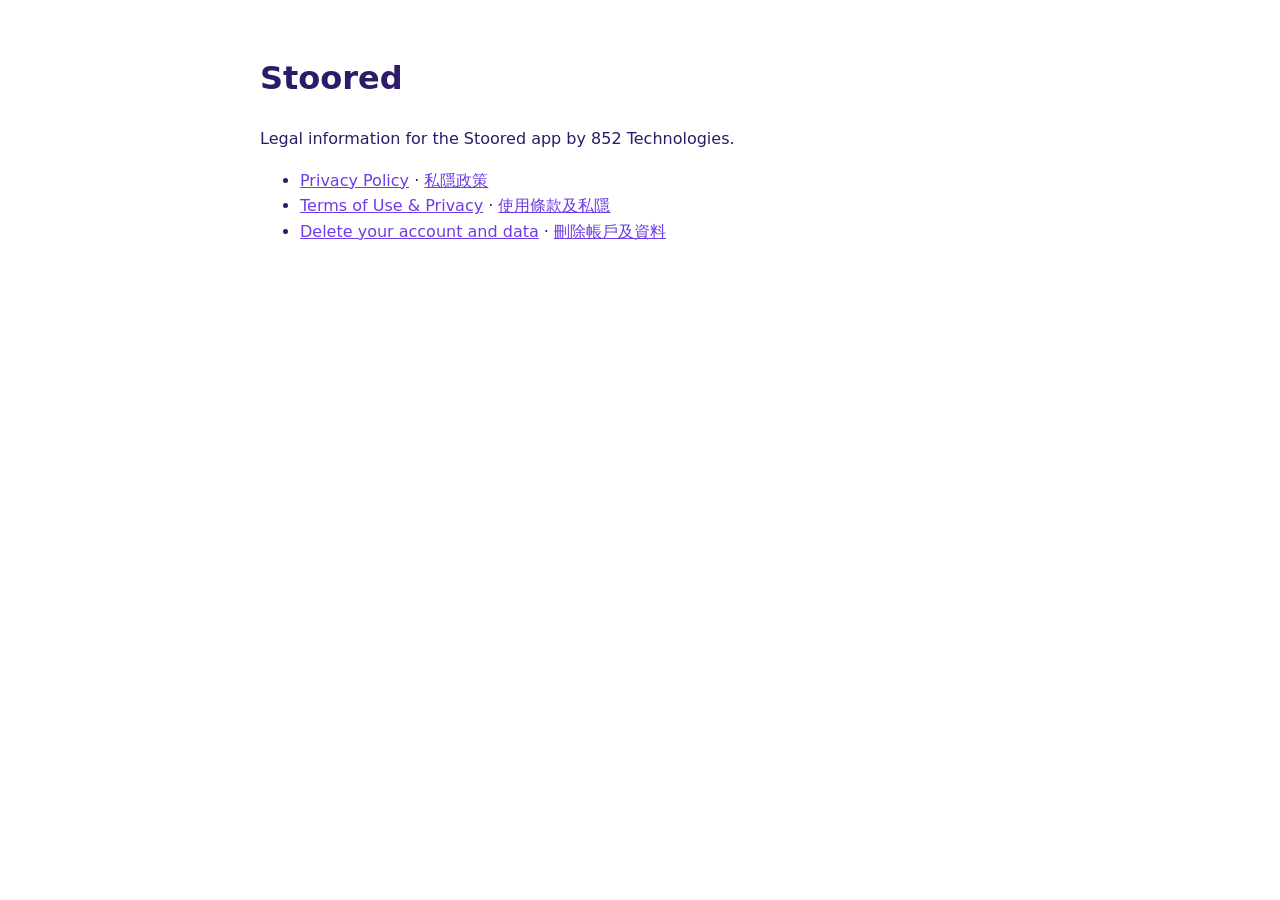
<file: app/stoored/index.html>
<!doctype html>
<html lang="en"><head><meta charset="utf-8"><meta name="viewport" content="width=device-width, initial-scale=1">
<title>Stoored — legal</title>
<style>body{margin:0;font:16px/1.6 system-ui,sans-serif;background:#fff;color:#2d1b69}main{max-width:760px;margin:0 auto;padding:32px 16px}a{color:#6d3ce6}
@media (prefers-color-scheme: dark){body{background:#141024;color:#ece8ff}a{color:#b39bff}}</style></head>
<body><main><h1>Stoored</h1><p>Legal information for the Stoored app by 852 Technologies.</p>
<ul>
<li><a href="privacy.html">Privacy Policy</a> · <a href="privacy.zh-HK.html">私隱政策</a></li>
<li><a href="terms.html">Terms of Use &amp; Privacy</a> · <a href="terms.zh-HK.html">使用條款及私隱</a></li>
<li><a href="delete-account.html">Delete your account and data</a> · <a href="delete-account.zh-HK.html">刪除帳戶及資料</a></li>
</ul></main></body></html>
</file>
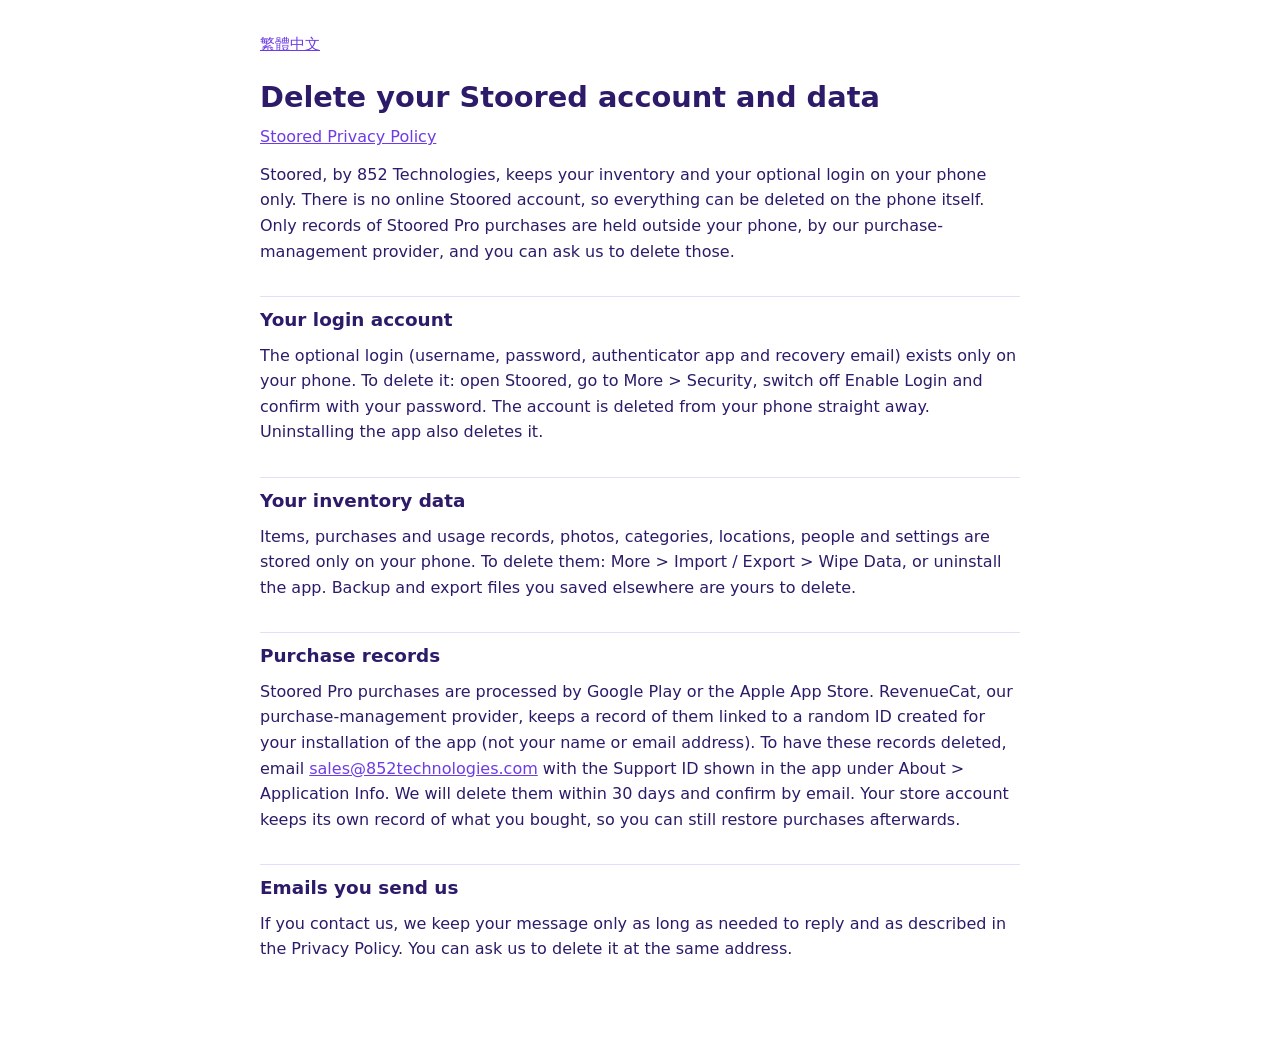
<file: app/stoored/delete-account.html>
<!doctype html>
<html lang="en">
<head>
<meta charset="utf-8">
<meta name="viewport" content="width=device-width, initial-scale=1">
<title>Delete your Stoored account and data</title>
<style>
  :root { --bg: #ffffff; --text: #2d1b69; --muted: #5f5a73; --accent: #6d3ce6; --line: #e4ddfb; --warn-bg: #fff7e0; --warn: #8a5a00; }
  @media (prefers-color-scheme: dark) { :root { --bg: #141024; --text: #ece8ff; --muted: #b3acd1; --accent: #b39bff; --line: #2e2748; --warn-bg: #3a2e10; --warn: #ffd98a; } }
  body { margin: 0; background: var(--bg); color: var(--text); font: 16px/1.6 system-ui, -apple-system, "Segoe UI", Roboto, "Noto Sans TC", sans-serif; }
  main { max-width: 760px; margin: 0 auto; padding: 32px 16px 64px; }
  h1 { font-size: 1.8rem; line-height: 1.25; margin: 0 0 8px; }
  h2 { font-size: 1.15rem; margin: 32px 0 8px; padding-top: 8px; border-top: 1px solid var(--line); }
  p { margin: 0 0 12px; color: var(--text); }
  .meta, .lang { color: var(--muted); font-size: .95rem; }
  .lang { margin-bottom: 24px; }
  a { color: var(--accent); }
  .draft { background: var(--warn-bg); color: var(--warn); padding: 10px 14px; border-radius: 10px; }
</style>
</head>
<body>
<main>
<p class="lang"><a href="delete-account.zh-HK.html" hreflang="zh-Hant-HK">繁體中文</a></p>
<h1>Delete your Stoored account and data</h1>


<p><a href="privacy.html">Stoored Privacy Policy</a></p>
<p>Stoored, by 852 Technologies, keeps your inventory and your optional login on your phone only. There is no online Stoored account, so everything can be deleted on the phone itself. Only records of Stoored Pro purchases are held outside your phone, by our purchase-management provider, and you can ask us to delete those.</p>
<h2 id="part2">Your login account</h2>
<p>The optional login (username, password, authenticator app and recovery email) exists only on your phone. To delete it: open Stoored, go to More &gt; Security, switch off Enable Login and confirm with your password. The account is deleted from your phone straight away. Uninstalling the app also deletes it.</p>
<h2 id="part3">Your inventory data</h2>
<p>Items, purchases and usage records, photos, categories, locations, people and settings are stored only on your phone. To delete them: More &gt; Import / Export &gt; Wipe Data, or uninstall the app. Backup and export files you saved elsewhere are yours to delete.</p>
<h2 id="part4">Purchase records</h2>
<p>Stoored Pro purchases are processed by Google Play or the Apple App Store. RevenueCat, our purchase-management provider, keeps a record of them linked to a random ID created for your installation of the app (not your name or email address). To have these records deleted, email <a href="mailto:sales@852technologies.com">sales@852technologies.com</a> with the Support ID shown in the app under About &gt; Application Info. We will delete them within 30 days and confirm by email. Your store account keeps its own record of what you bought, so you can still restore purchases afterwards.</p>
<h2 id="part5">Emails you send us</h2>
<p>If you contact us, we keep your message only as long as needed to reply and as described in the Privacy Policy. You can ask us to delete it at the same address.</p>
</main>
</body>
</html>
</file>
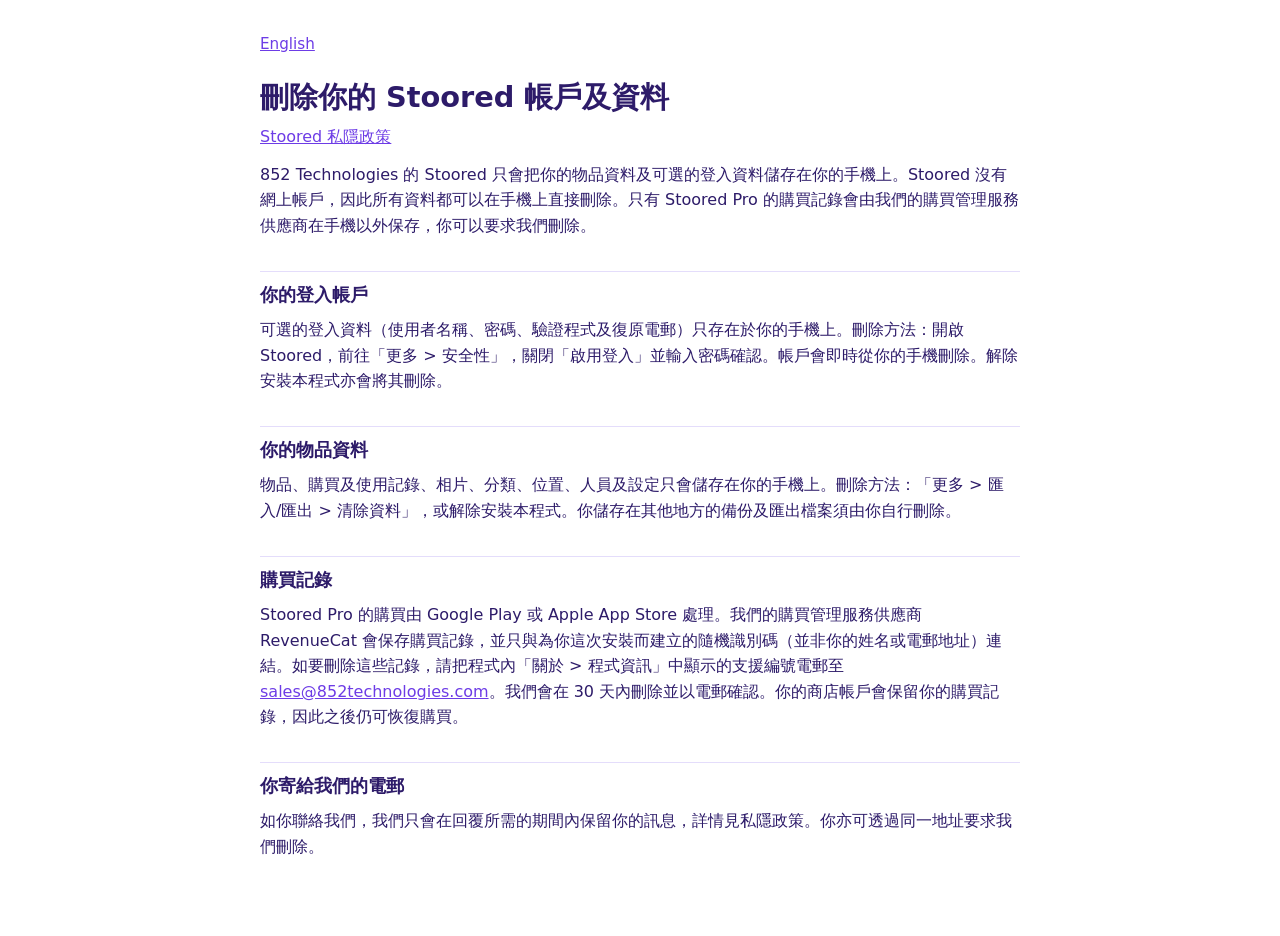
<file: app/stoored/delete-account.zh-HK.html>
<!doctype html>
<html lang="zh-Hant-HK">
<head>
<meta charset="utf-8">
<meta name="viewport" content="width=device-width, initial-scale=1">
<title>刪除你的 Stoored 帳戶及資料</title>
<style>
  :root { --bg: #ffffff; --text: #2d1b69; --muted: #5f5a73; --accent: #6d3ce6; --line: #e4ddfb; --warn-bg: #fff7e0; --warn: #8a5a00; }
  @media (prefers-color-scheme: dark) { :root { --bg: #141024; --text: #ece8ff; --muted: #b3acd1; --accent: #b39bff; --line: #2e2748; --warn-bg: #3a2e10; --warn: #ffd98a; } }
  body { margin: 0; background: var(--bg); color: var(--text); font: 16px/1.6 system-ui, -apple-system, "Segoe UI", Roboto, "Noto Sans TC", sans-serif; }
  main { max-width: 760px; margin: 0 auto; padding: 32px 16px 64px; }
  h1 { font-size: 1.8rem; line-height: 1.25; margin: 0 0 8px; }
  h2 { font-size: 1.15rem; margin: 32px 0 8px; padding-top: 8px; border-top: 1px solid var(--line); }
  p { margin: 0 0 12px; color: var(--text); }
  .meta, .lang { color: var(--muted); font-size: .95rem; }
  .lang { margin-bottom: 24px; }
  a { color: var(--accent); }
  .draft { background: var(--warn-bg); color: var(--warn); padding: 10px 14px; border-radius: 10px; }
</style>
</head>
<body>
<main>
<p class="lang"><a href="delete-account.html" hreflang="en">English</a></p>
<h1>刪除你的 Stoored 帳戶及資料</h1>


<p><a href="privacy.zh-HK.html">Stoored 私隱政策</a></p>
<p>852 Technologies 的 Stoored 只會把你的物品資料及可選的登入資料儲存在你的手機上。Stoored 沒有網上帳戶，因此所有資料都可以在手機上直接刪除。只有 Stoored Pro 的購買記錄會由我們的購買管理服務供應商在手機以外保存，你可以要求我們刪除。</p>
<h2 id="part2">你的登入帳戶</h2>
<p>可選的登入資料（使用者名稱、密碼、驗證程式及復原電郵）只存在於你的手機上。刪除方法：開啟 Stoored，前往「更多 &gt; 安全性」，關閉「啟用登入」並輸入密碼確認。帳戶會即時從你的手機刪除。解除安裝本程式亦會將其刪除。</p>
<h2 id="part3">你的物品資料</h2>
<p>物品、購買及使用記錄、相片、分類、位置、人員及設定只會儲存在你的手機上。刪除方法：「更多 &gt; 匯入/匯出 &gt; 清除資料」，或解除安裝本程式。你儲存在其他地方的備份及匯出檔案須由你自行刪除。</p>
<h2 id="part4">購買記錄</h2>
<p>Stoored Pro 的購買由 Google Play 或 Apple App Store 處理。我們的購買管理服務供應商 RevenueCat 會保存購買記錄，並只與為你這次安裝而建立的隨機識別碼（並非你的姓名或電郵地址）連結。如要刪除這些記錄，請把程式內「關於 &gt; 程式資訊」中顯示的支援編號電郵至 <a href="mailto:sales@852technologies.com">sales@852technologies.com</a>。我們會在 30 天內刪除並以電郵確認。你的商店帳戶會保留你的購買記錄，因此之後仍可恢復購買。</p>
<h2 id="part5">你寄給我們的電郵</h2>
<p>如你聯絡我們，我們只會在回覆所需的期間內保留你的訊息，詳情見私隱政策。你亦可透過同一地址要求我們刪除。</p>
</main>
</body>
</html>
</file>
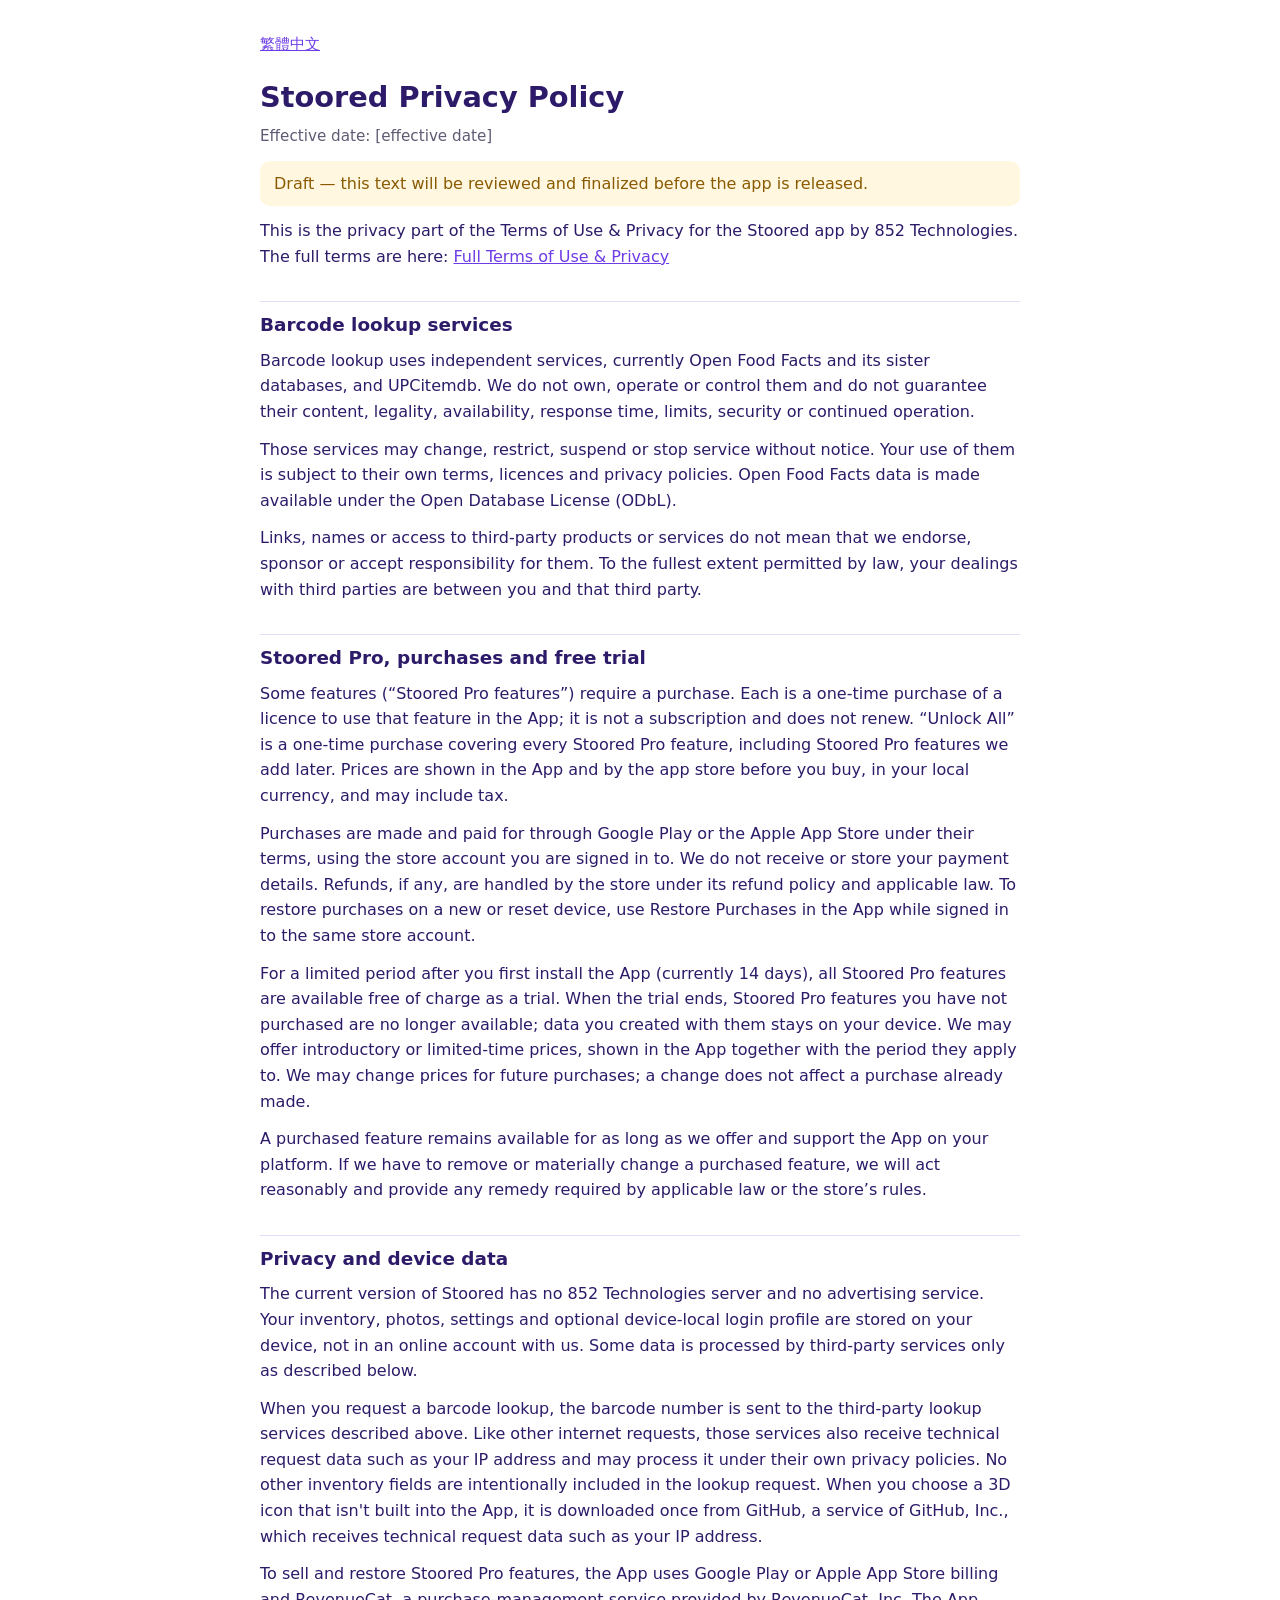
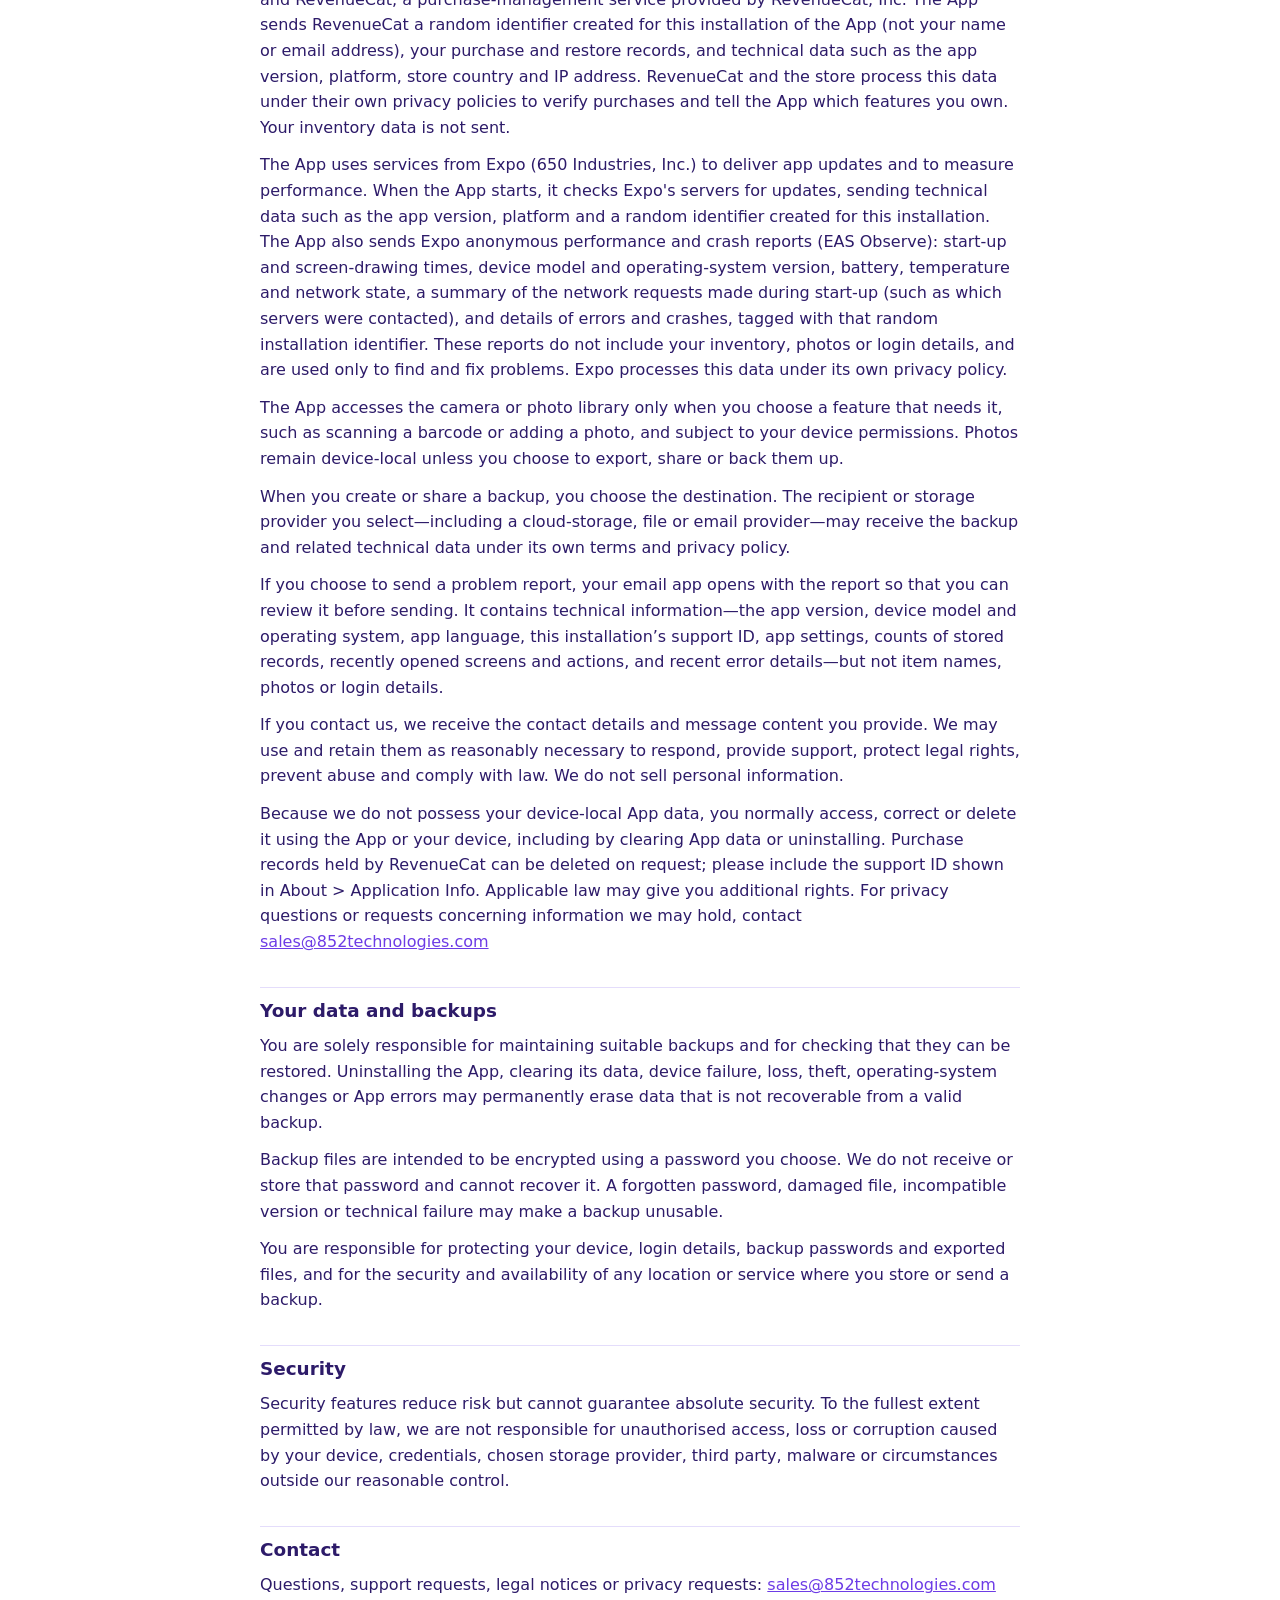
<file: app/stoored/privacy.html>
<!doctype html>
<html lang="en">
<head>
<meta charset="utf-8">
<meta name="viewport" content="width=device-width, initial-scale=1">
<title>Stoored Privacy Policy</title>
<style>
  :root { --bg: #ffffff; --text: #2d1b69; --muted: #5f5a73; --accent: #6d3ce6; --line: #e4ddfb; --warn-bg: #fff7e0; --warn: #8a5a00; }
  @media (prefers-color-scheme: dark) { :root { --bg: #141024; --text: #ece8ff; --muted: #b3acd1; --accent: #b39bff; --line: #2e2748; --warn-bg: #3a2e10; --warn: #ffd98a; } }
  body { margin: 0; background: var(--bg); color: var(--text); font: 16px/1.6 system-ui, -apple-system, "Segoe UI", Roboto, "Noto Sans TC", sans-serif; }
  main { max-width: 760px; margin: 0 auto; padding: 32px 16px 64px; }
  h1 { font-size: 1.8rem; line-height: 1.25; margin: 0 0 8px; }
  h2 { font-size: 1.15rem; margin: 32px 0 8px; padding-top: 8px; border-top: 1px solid var(--line); }
  p { margin: 0 0 12px; color: var(--text); }
  .meta, .lang { color: var(--muted); font-size: .95rem; }
  .lang { margin-bottom: 24px; }
  a { color: var(--accent); }
  .draft { background: var(--warn-bg); color: var(--warn); padding: 10px 14px; border-radius: 10px; }
</style>
</head>
<body>
<main>
<p class="lang"><a href="privacy.zh-HK.html" hreflang="zh-Hant-HK">繁體中文</a></p>
<h1>Stoored Privacy Policy</h1>
<p class="meta">Effective date: [effective date]</p>
<p class="draft">Draft — this text will be reviewed and finalized before the app is released.</p>
<p>This is the privacy part of the Terms of Use &amp; Privacy for the Stoored app by 852 Technologies. The full terms are here: <a href="terms.html">Full Terms of Use &amp; Privacy</a></p>
<h2 id="barcodeServices">Barcode lookup services</h2>
<p>Barcode lookup uses independent services, currently Open Food Facts and its sister databases, and UPCitemdb. We do not own, operate or control them and do not guarantee their content, legality, availability, response time, limits, security or continued operation.</p>
<p>Those services may change, restrict, suspend or stop service without notice. Your use of them is subject to their own terms, licences and privacy policies. Open Food Facts data is made available under the Open Database License (ODbL).</p>
<p>Links, names or access to third-party products or services do not mean that we endorse, sponsor or accept responsibility for them. To the fullest extent permitted by law, your dealings with third parties are between you and that third party.</p>
<h2 id="purchases">Stoored Pro, purchases and free trial</h2>
<p>Some features (“Stoored Pro features”) require a purchase. Each is a one-time purchase of a licence to use that feature in the App; it is not a subscription and does not renew. “Unlock All” is a one-time purchase covering every Stoored Pro feature, including Stoored Pro features we add later. Prices are shown in the App and by the app store before you buy, in your local currency, and may include tax.</p>
<p>Purchases are made and paid for through Google Play or the Apple App Store under their terms, using the store account you are signed in to. We do not receive or store your payment details. Refunds, if any, are handled by the store under its refund policy and applicable law. To restore purchases on a new or reset device, use Restore Purchases in the App while signed in to the same store account.</p>
<p>For a limited period after you first install the App (currently 14 days), all Stoored Pro features are available free of charge as a trial. When the trial ends, Stoored Pro features you have not purchased are no longer available; data you created with them stays on your device. We may offer introductory or limited-time prices, shown in the App together with the period they apply to. We may change prices for future purchases; a change does not affect a purchase already made.</p>
<p>A purchased feature remains available for as long as we offer and support the App on your platform. If we have to remove or materially change a purchased feature, we will act reasonably and provide any remedy required by applicable law or the store’s rules.</p>
<h2 id="privacy">Privacy and device data</h2>
<p>The current version of Stoored has no 852 Technologies server and no advertising service. Your inventory, photos, settings and optional device-local login profile are stored on your device, not in an online account with us. Some data is processed by third-party services only as described below.</p>
<p>When you request a barcode lookup, the barcode number is sent to the third-party lookup services described above. Like other internet requests, those services also receive technical request data such as your IP address and may process it under their own privacy policies. No other inventory fields are intentionally included in the lookup request. When you choose a 3D icon that isn't built into the App, it is downloaded once from GitHub, a service of GitHub, Inc., which receives technical request data such as your IP address.</p>
<p>To sell and restore Stoored Pro features, the App uses Google Play or Apple App Store billing and RevenueCat, a purchase-management service provided by RevenueCat, Inc. The App sends RevenueCat a random identifier created for this installation of the App (not your name or email address), your purchase and restore records, and technical data such as the app version, platform, store country and IP address. RevenueCat and the store process this data under their own privacy policies to verify purchases and tell the App which features you own. Your inventory data is not sent.</p>
<p>The App uses services from Expo (650 Industries, Inc.) to deliver app updates and to measure performance. When the App starts, it checks Expo's servers for updates, sending technical data such as the app version, platform and a random identifier created for this installation. The App also sends Expo anonymous performance and crash reports (EAS Observe): start-up and screen-drawing times, device model and operating-system version, battery, temperature and network state, a summary of the network requests made during start-up (such as which servers were contacted), and details of errors and crashes, tagged with that random installation identifier. These reports do not include your inventory, photos or login details, and are used only to find and fix problems. Expo processes this data under its own privacy policy.</p>
<p>The App accesses the camera or photo library only when you choose a feature that needs it, such as scanning a barcode or adding a photo, and subject to your device permissions. Photos remain device-local unless you choose to export, share or back them up.</p>
<p>When you create or share a backup, you choose the destination. The recipient or storage provider you select—including a cloud-storage, file or email provider—may receive the backup and related technical data under its own terms and privacy policy.</p>
<p>If you choose to send a problem report, your email app opens with the report so that you can review it before sending. It contains technical information—the app version, device model and operating system, app language, this installation’s support ID, app settings, counts of stored records, recently opened screens and actions, and recent error details—but not item names, photos or login details.</p>
<p>If you contact us, we receive the contact details and message content you provide. We may use and retain them as reasonably necessary to respond, provide support, protect legal rights, prevent abuse and comply with law. We do not sell personal information.</p>
<p>Because we do not possess your device-local App data, you normally access, correct or delete it using the App or your device, including by clearing App data or uninstalling. Purchase records held by RevenueCat can be deleted on request; please include the support ID shown in About &gt; Application Info. Applicable law may give you additional rights. For privacy questions or requests concerning information we may hold, contact <a href="mailto:sales@852technologies.com">sales@852technologies.com</a></p>
<h2 id="dataBackups">Your data and backups</h2>
<p>You are solely responsible for maintaining suitable backups and for checking that they can be restored. Uninstalling the App, clearing its data, device failure, loss, theft, operating-system changes or App errors may permanently erase data that is not recoverable from a valid backup.</p>
<p>Backup files are intended to be encrypted using a password you choose. We do not receive or store that password and cannot recover it. A forgotten password, damaged file, incompatible version or technical failure may make a backup unusable.</p>
<p>You are responsible for protecting your device, login details, backup passwords and exported files, and for the security and availability of any location or service where you store or send a backup.</p>
<h2 id="security">Security</h2>
<p>Security features reduce risk but cannot guarantee absolute security. To the fullest extent permitted by law, we are not responsible for unauthorised access, loss or corruption caused by your device, credentials, chosen storage provider, third party, malware or circumstances outside our reasonable control.</p>
<h2 id="contact">Contact</h2>
<p>Questions, support requests, legal notices or privacy requests: <a href="mailto:sales@852technologies.com">sales@852technologies.com</a></p>
</main>
</body>
</html>
</file>
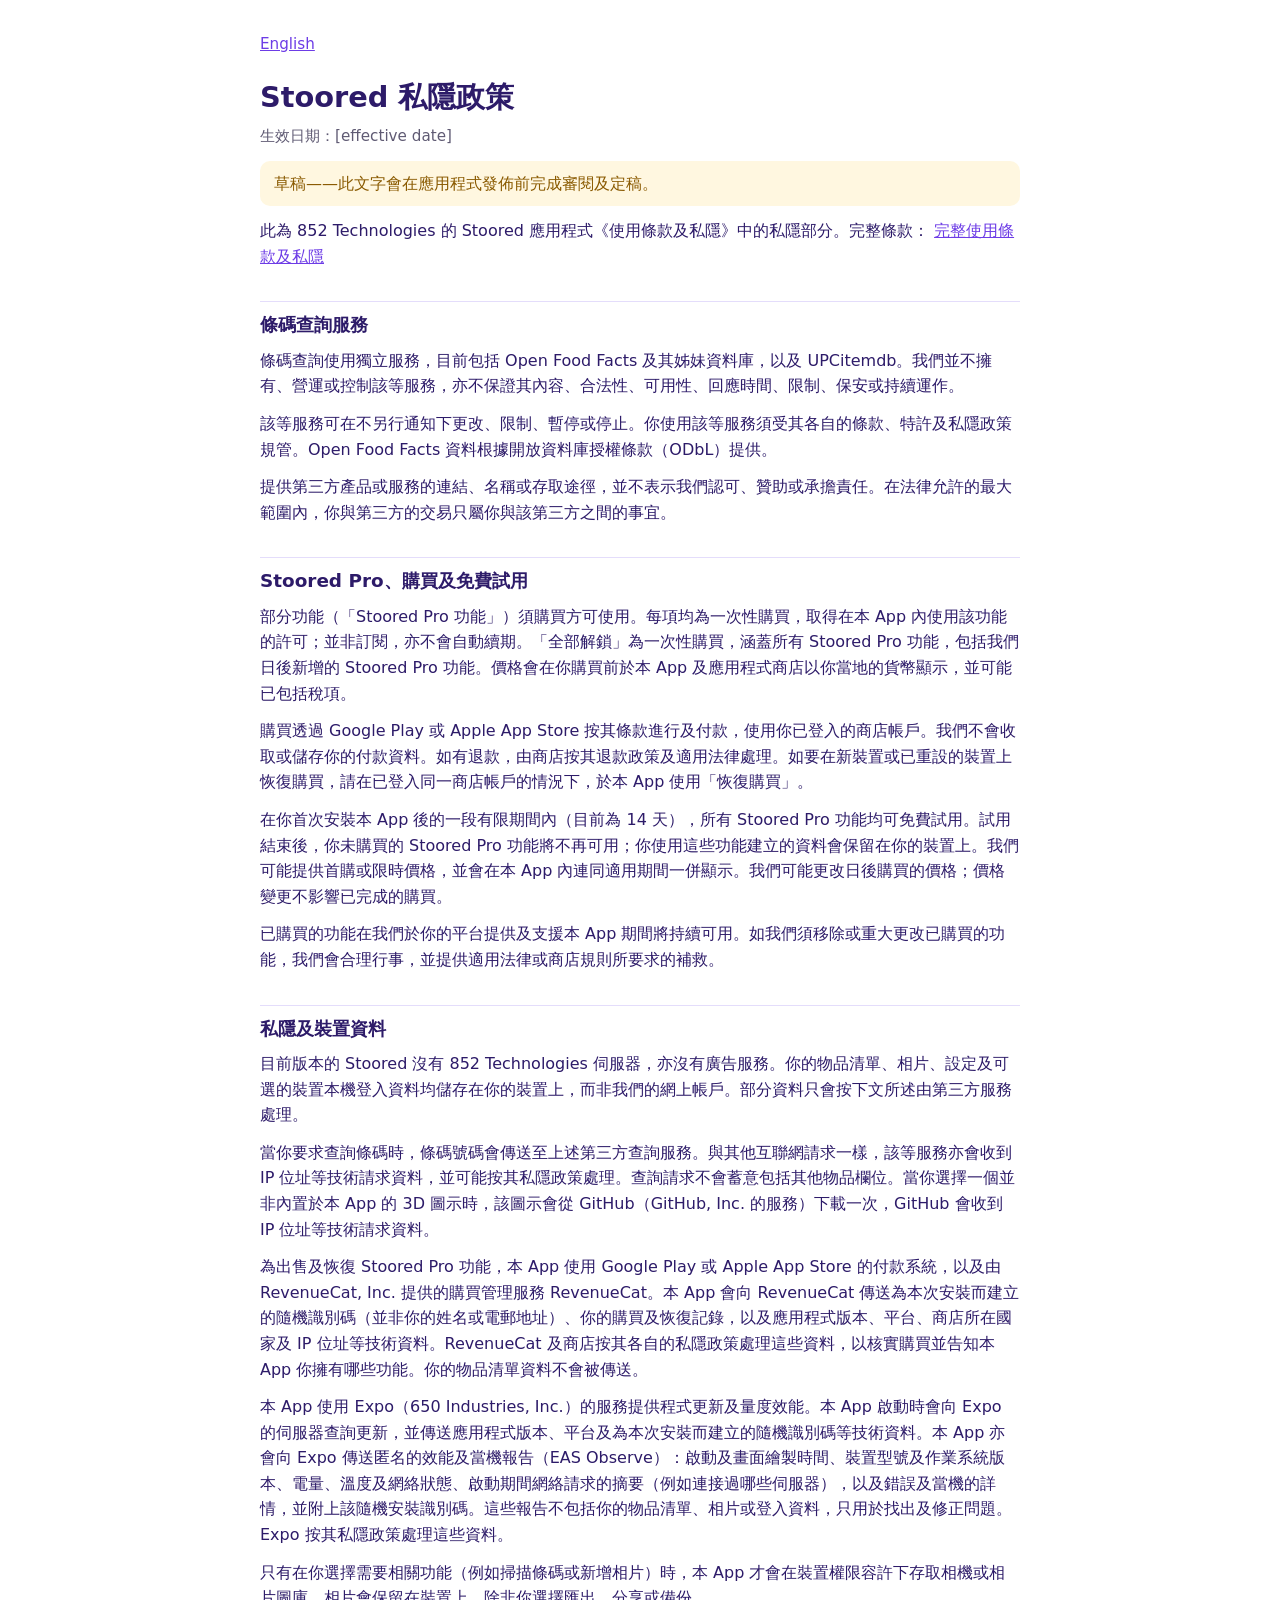
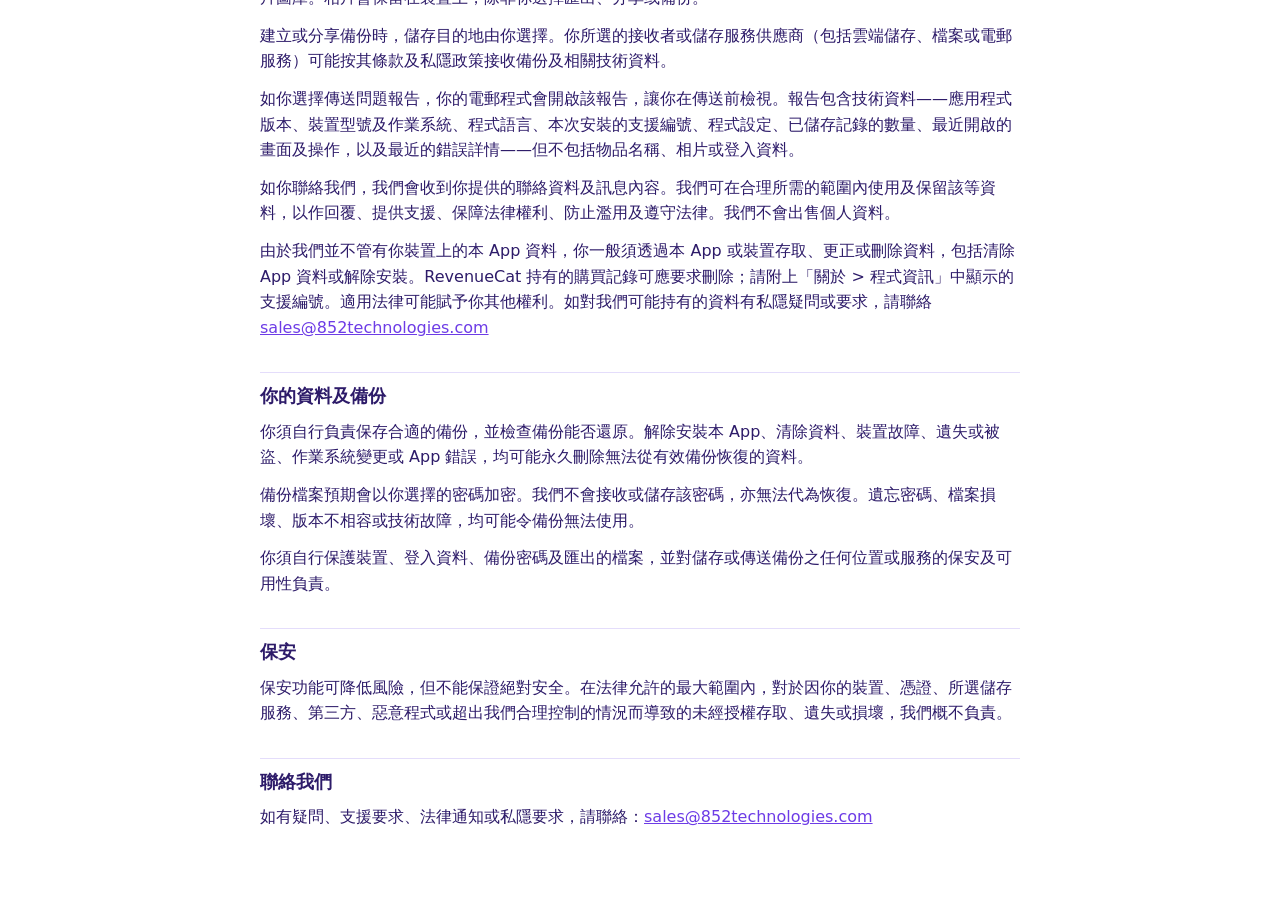
<file: app/stoored/privacy.zh-HK.html>
<!doctype html>
<html lang="zh-Hant-HK">
<head>
<meta charset="utf-8">
<meta name="viewport" content="width=device-width, initial-scale=1">
<title>Stoored 私隱政策</title>
<style>
  :root { --bg: #ffffff; --text: #2d1b69; --muted: #5f5a73; --accent: #6d3ce6; --line: #e4ddfb; --warn-bg: #fff7e0; --warn: #8a5a00; }
  @media (prefers-color-scheme: dark) { :root { --bg: #141024; --text: #ece8ff; --muted: #b3acd1; --accent: #b39bff; --line: #2e2748; --warn-bg: #3a2e10; --warn: #ffd98a; } }
  body { margin: 0; background: var(--bg); color: var(--text); font: 16px/1.6 system-ui, -apple-system, "Segoe UI", Roboto, "Noto Sans TC", sans-serif; }
  main { max-width: 760px; margin: 0 auto; padding: 32px 16px 64px; }
  h1 { font-size: 1.8rem; line-height: 1.25; margin: 0 0 8px; }
  h2 { font-size: 1.15rem; margin: 32px 0 8px; padding-top: 8px; border-top: 1px solid var(--line); }
  p { margin: 0 0 12px; color: var(--text); }
  .meta, .lang { color: var(--muted); font-size: .95rem; }
  .lang { margin-bottom: 24px; }
  a { color: var(--accent); }
  .draft { background: var(--warn-bg); color: var(--warn); padding: 10px 14px; border-radius: 10px; }
</style>
</head>
<body>
<main>
<p class="lang"><a href="privacy.html" hreflang="en">English</a></p>
<h1>Stoored 私隱政策</h1>
<p class="meta">生效日期：[effective date]</p>
<p class="draft">草稿——此文字會在應用程式發佈前完成審閱及定稿。</p>
<p>此為 852 Technologies 的 Stoored 應用程式《使用條款及私隱》中的私隱部分。完整條款： <a href="terms.zh-HK.html">完整使用條款及私隱</a></p>
<h2 id="barcodeServices">條碼查詢服務</h2>
<p>條碼查詢使用獨立服務，目前包括 Open Food Facts 及其姊妹資料庫，以及 UPCitemdb。我們並不擁有、營運或控制該等服務，亦不保證其內容、合法性、可用性、回應時間、限制、保安或持續運作。</p>
<p>該等服務可在不另行通知下更改、限制、暫停或停止。你使用該等服務須受其各自的條款、特許及私隱政策規管。Open Food Facts 資料根據開放資料庫授權條款（ODbL）提供。</p>
<p>提供第三方產品或服務的連結、名稱或存取途徑，並不表示我們認可、贊助或承擔責任。在法律允許的最大範圍內，你與第三方的交易只屬你與該第三方之間的事宜。</p>
<h2 id="purchases">Stoored Pro、購買及免費試用</h2>
<p>部分功能（「Stoored Pro 功能」）須購買方可使用。每項均為一次性購買，取得在本 App 內使用該功能的許可；並非訂閱，亦不會自動續期。「全部解鎖」為一次性購買，涵蓋所有 Stoored Pro 功能，包括我們日後新增的 Stoored Pro 功能。價格會在你購買前於本 App 及應用程式商店以你當地的貨幣顯示，並可能已包括稅項。</p>
<p>購買透過 Google Play 或 Apple App Store 按其條款進行及付款，使用你已登入的商店帳戶。我們不會收取或儲存你的付款資料。如有退款，由商店按其退款政策及適用法律處理。如要在新裝置或已重設的裝置上恢復購買，請在已登入同一商店帳戶的情況下，於本 App 使用「恢復購買」。</p>
<p>在你首次安裝本 App 後的一段有限期間內（目前為 14 天），所有 Stoored Pro 功能均可免費試用。試用結束後，你未購買的 Stoored Pro 功能將不再可用；你使用這些功能建立的資料會保留在你的裝置上。我們可能提供首購或限時價格，並會在本 App 內連同適用期間一併顯示。我們可能更改日後購買的價格；價格變更不影響已完成的購買。</p>
<p>已購買的功能在我們於你的平台提供及支援本 App 期間將持續可用。如我們須移除或重大更改已購買的功能，我們會合理行事，並提供適用法律或商店規則所要求的補救。</p>
<h2 id="privacy">私隱及裝置資料</h2>
<p>目前版本的 Stoored 沒有 852 Technologies 伺服器，亦沒有廣告服務。你的物品清單、相片、設定及可選的裝置本機登入資料均儲存在你的裝置上，而非我們的網上帳戶。部分資料只會按下文所述由第三方服務處理。</p>
<p>當你要求查詢條碼時，條碼號碼會傳送至上述第三方查詢服務。與其他互聯網請求一樣，該等服務亦會收到 IP 位址等技術請求資料，並可能按其私隱政策處理。查詢請求不會蓄意包括其他物品欄位。當你選擇一個並非內置於本 App 的 3D 圖示時，該圖示會從 GitHub（GitHub, Inc. 的服務）下載一次，GitHub 會收到 IP 位址等技術請求資料。</p>
<p>為出售及恢復 Stoored Pro 功能，本 App 使用 Google Play 或 Apple App Store 的付款系統，以及由 RevenueCat, Inc. 提供的購買管理服務 RevenueCat。本 App 會向 RevenueCat 傳送為本次安裝而建立的隨機識別碼（並非你的姓名或電郵地址）、你的購買及恢復記錄，以及應用程式版本、平台、商店所在國家及 IP 位址等技術資料。RevenueCat 及商店按其各自的私隱政策處理這些資料，以核實購買並告知本 App 你擁有哪些功能。你的物品清單資料不會被傳送。</p>
<p>本 App 使用 Expo（650 Industries, Inc.）的服務提供程式更新及量度效能。本 App 啟動時會向 Expo 的伺服器查詢更新，並傳送應用程式版本、平台及為本次安裝而建立的隨機識別碼等技術資料。本 App 亦會向 Expo 傳送匿名的效能及當機報告（EAS Observe）：啟動及畫面繪製時間、裝置型號及作業系統版本、電量、溫度及網絡狀態、啟動期間網絡請求的摘要（例如連接過哪些伺服器），以及錯誤及當機的詳情，並附上該隨機安裝識別碼。這些報告不包括你的物品清單、相片或登入資料，只用於找出及修正問題。Expo 按其私隱政策處理這些資料。</p>
<p>只有在你選擇需要相關功能（例如掃描條碼或新增相片）時，本 App 才會在裝置權限容許下存取相機或相片圖庫。相片會保留在裝置上，除非你選擇匯出、分享或備份。</p>
<p>建立或分享備份時，儲存目的地由你選擇。你所選的接收者或儲存服務供應商（包括雲端儲存、檔案或電郵服務）可能按其條款及私隱政策接收備份及相關技術資料。</p>
<p>如你選擇傳送問題報告，你的電郵程式會開啟該報告，讓你在傳送前檢視。報告包含技術資料——應用程式版本、裝置型號及作業系統、程式語言、本次安裝的支援編號、程式設定、已儲存記錄的數量、最近開啟的畫面及操作，以及最近的錯誤詳情——但不包括物品名稱、相片或登入資料。</p>
<p>如你聯絡我們，我們會收到你提供的聯絡資料及訊息內容。我們可在合理所需的範圍內使用及保留該等資料，以作回覆、提供支援、保障法律權利、防止濫用及遵守法律。我們不會出售個人資料。</p>
<p>由於我們並不管有你裝置上的本 App 資料，你一般須透過本 App 或裝置存取、更正或刪除資料，包括清除 App 資料或解除安裝。RevenueCat 持有的購買記錄可應要求刪除；請附上「關於 &gt; 程式資訊」中顯示的支援編號。適用法律可能賦予你其他權利。如對我們可能持有的資料有私隱疑問或要求，請聯絡 <a href="mailto:sales@852technologies.com">sales@852technologies.com</a></p>
<h2 id="dataBackups">你的資料及備份</h2>
<p>你須自行負責保存合適的備份，並檢查備份能否還原。解除安裝本 App、清除資料、裝置故障、遺失或被盜、作業系統變更或 App 錯誤，均可能永久刪除無法從有效備份恢復的資料。</p>
<p>備份檔案預期會以你選擇的密碼加密。我們不會接收或儲存該密碼，亦無法代為恢復。遺忘密碼、檔案損壞、版本不相容或技術故障，均可能令備份無法使用。</p>
<p>你須自行保護裝置、登入資料、備份密碼及匯出的檔案，並對儲存或傳送備份之任何位置或服務的保安及可用性負責。</p>
<h2 id="security">保安</h2>
<p>保安功能可降低風險，但不能保證絕對安全。在法律允許的最大範圍內，對於因你的裝置、憑證、所選儲存服務、第三方、惡意程式或超出我們合理控制的情況而導致的未經授權存取、遺失或損壞，我們概不負責。</p>
<h2 id="contact">聯絡我們</h2>
<p>如有疑問、支援要求、法律通知或私隱要求，請聯絡：<a href="mailto:sales@852technologies.com">sales@852technologies.com</a></p>
</main>
</body>
</html>
</file>
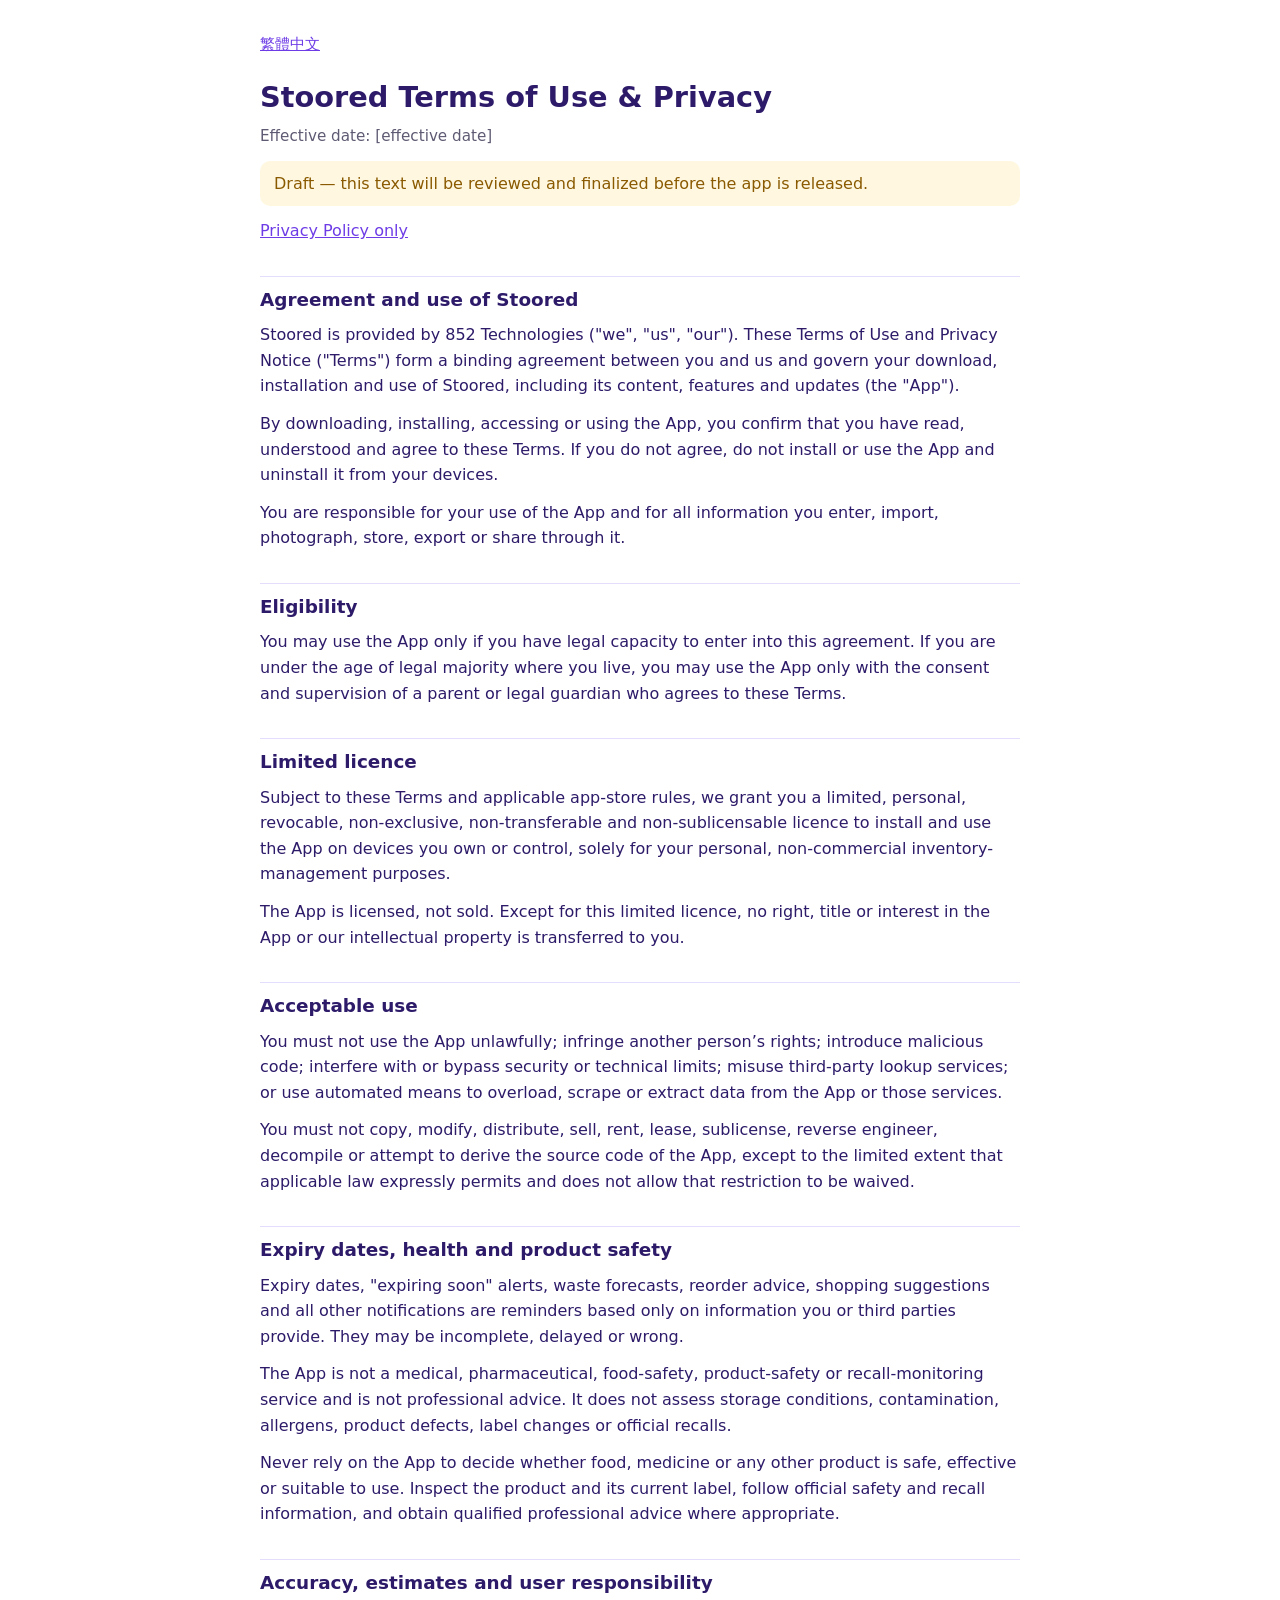
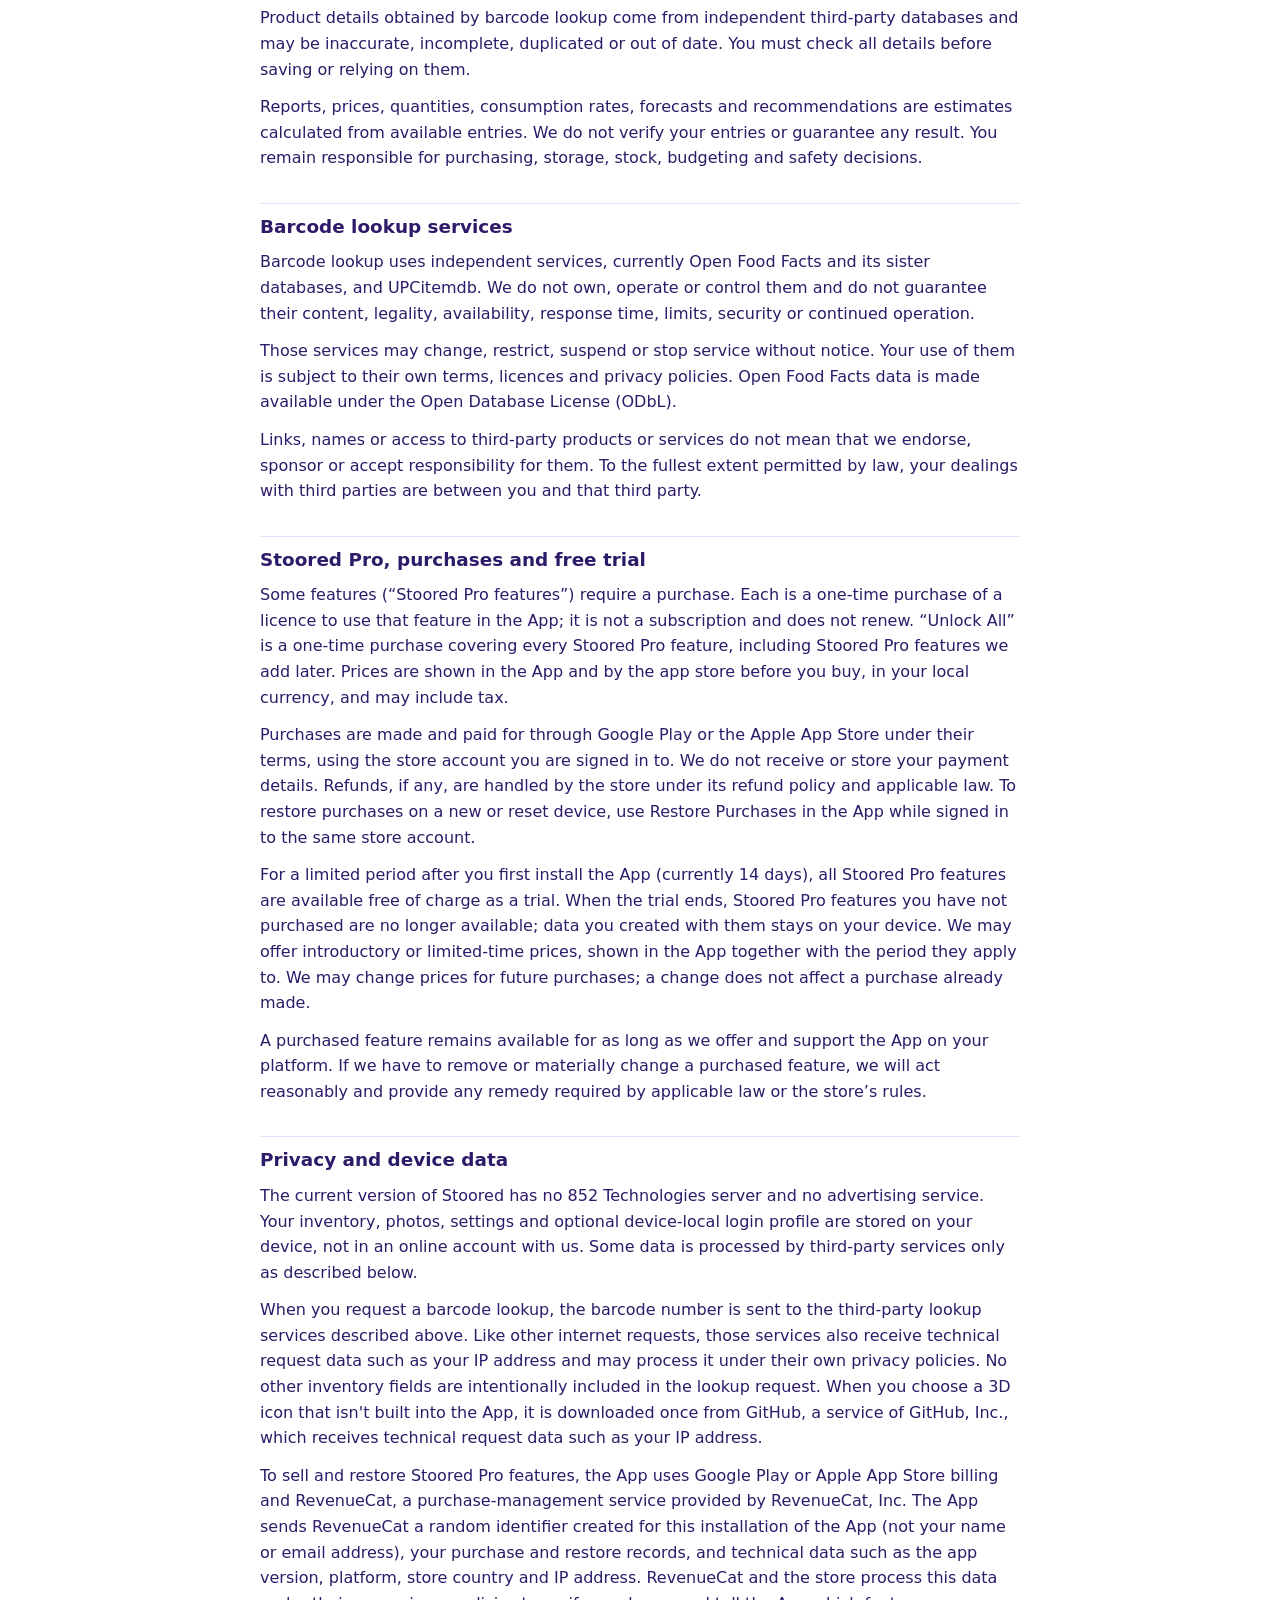
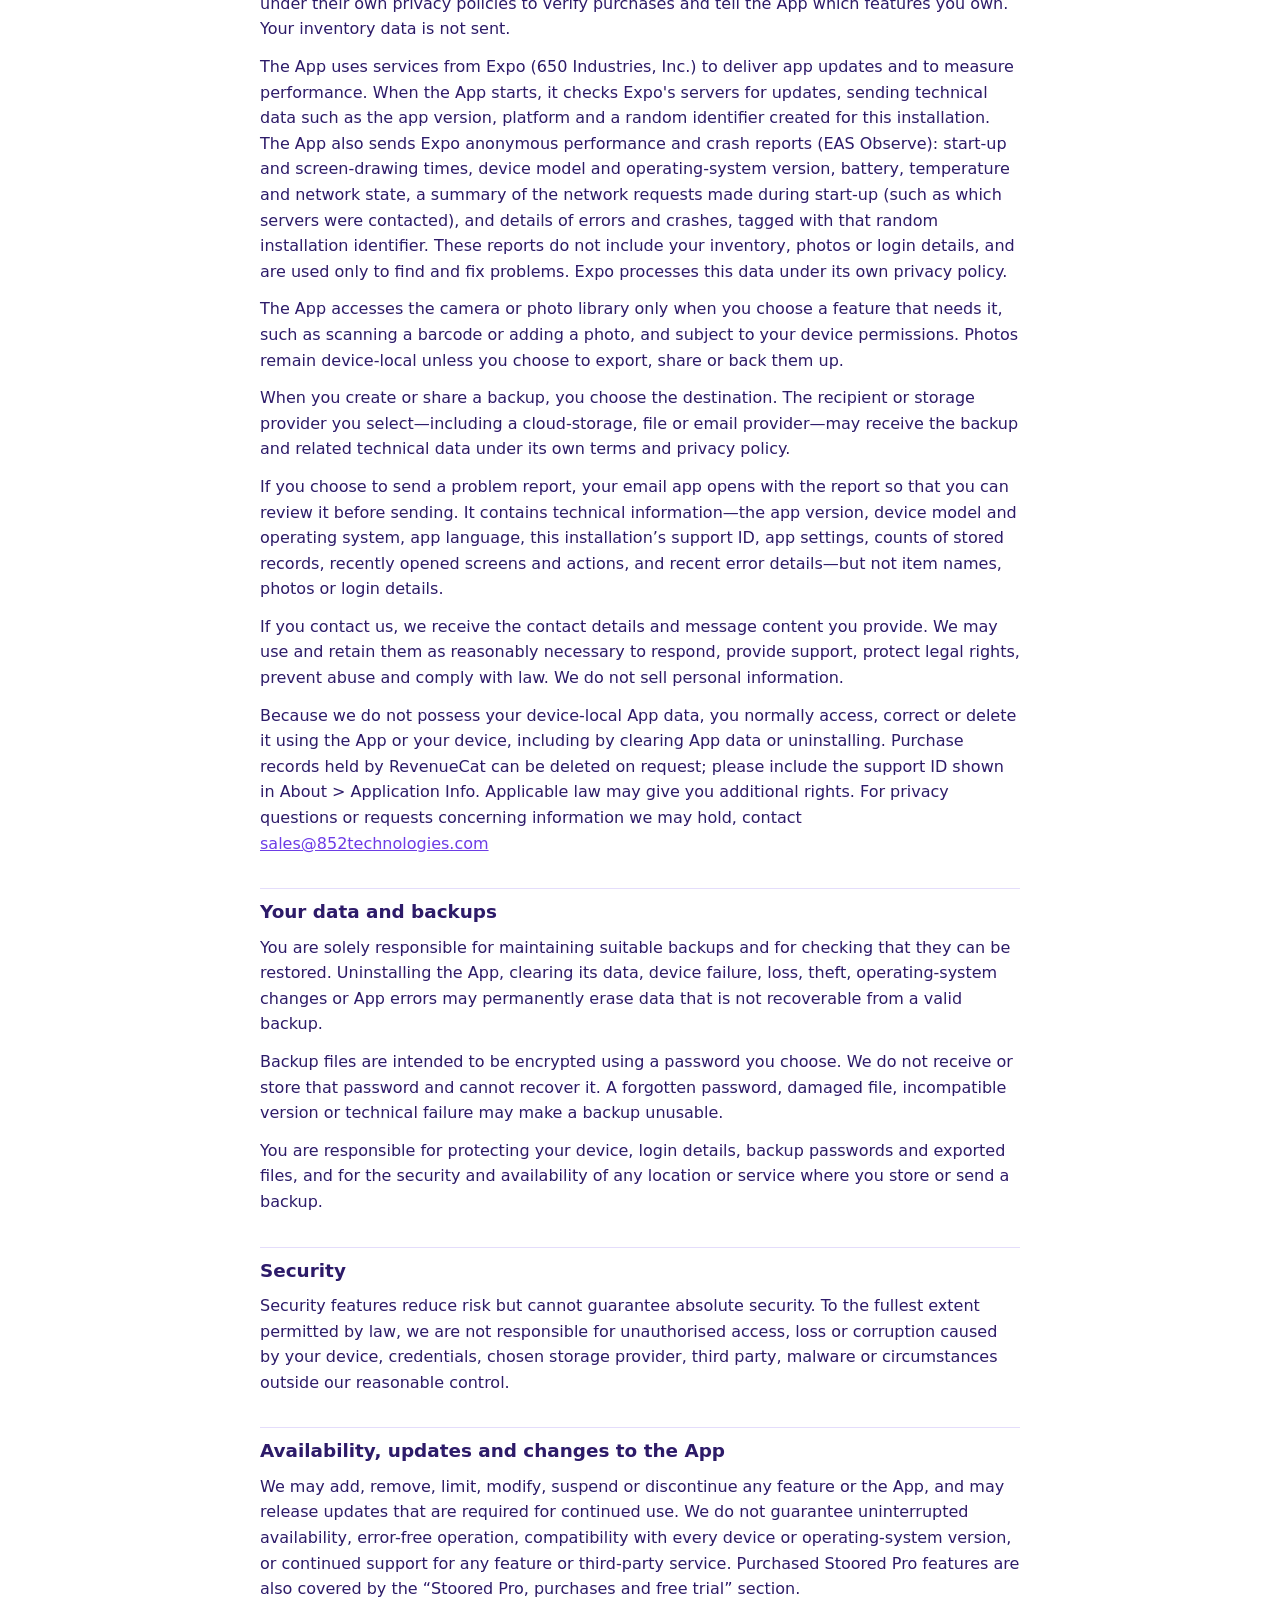
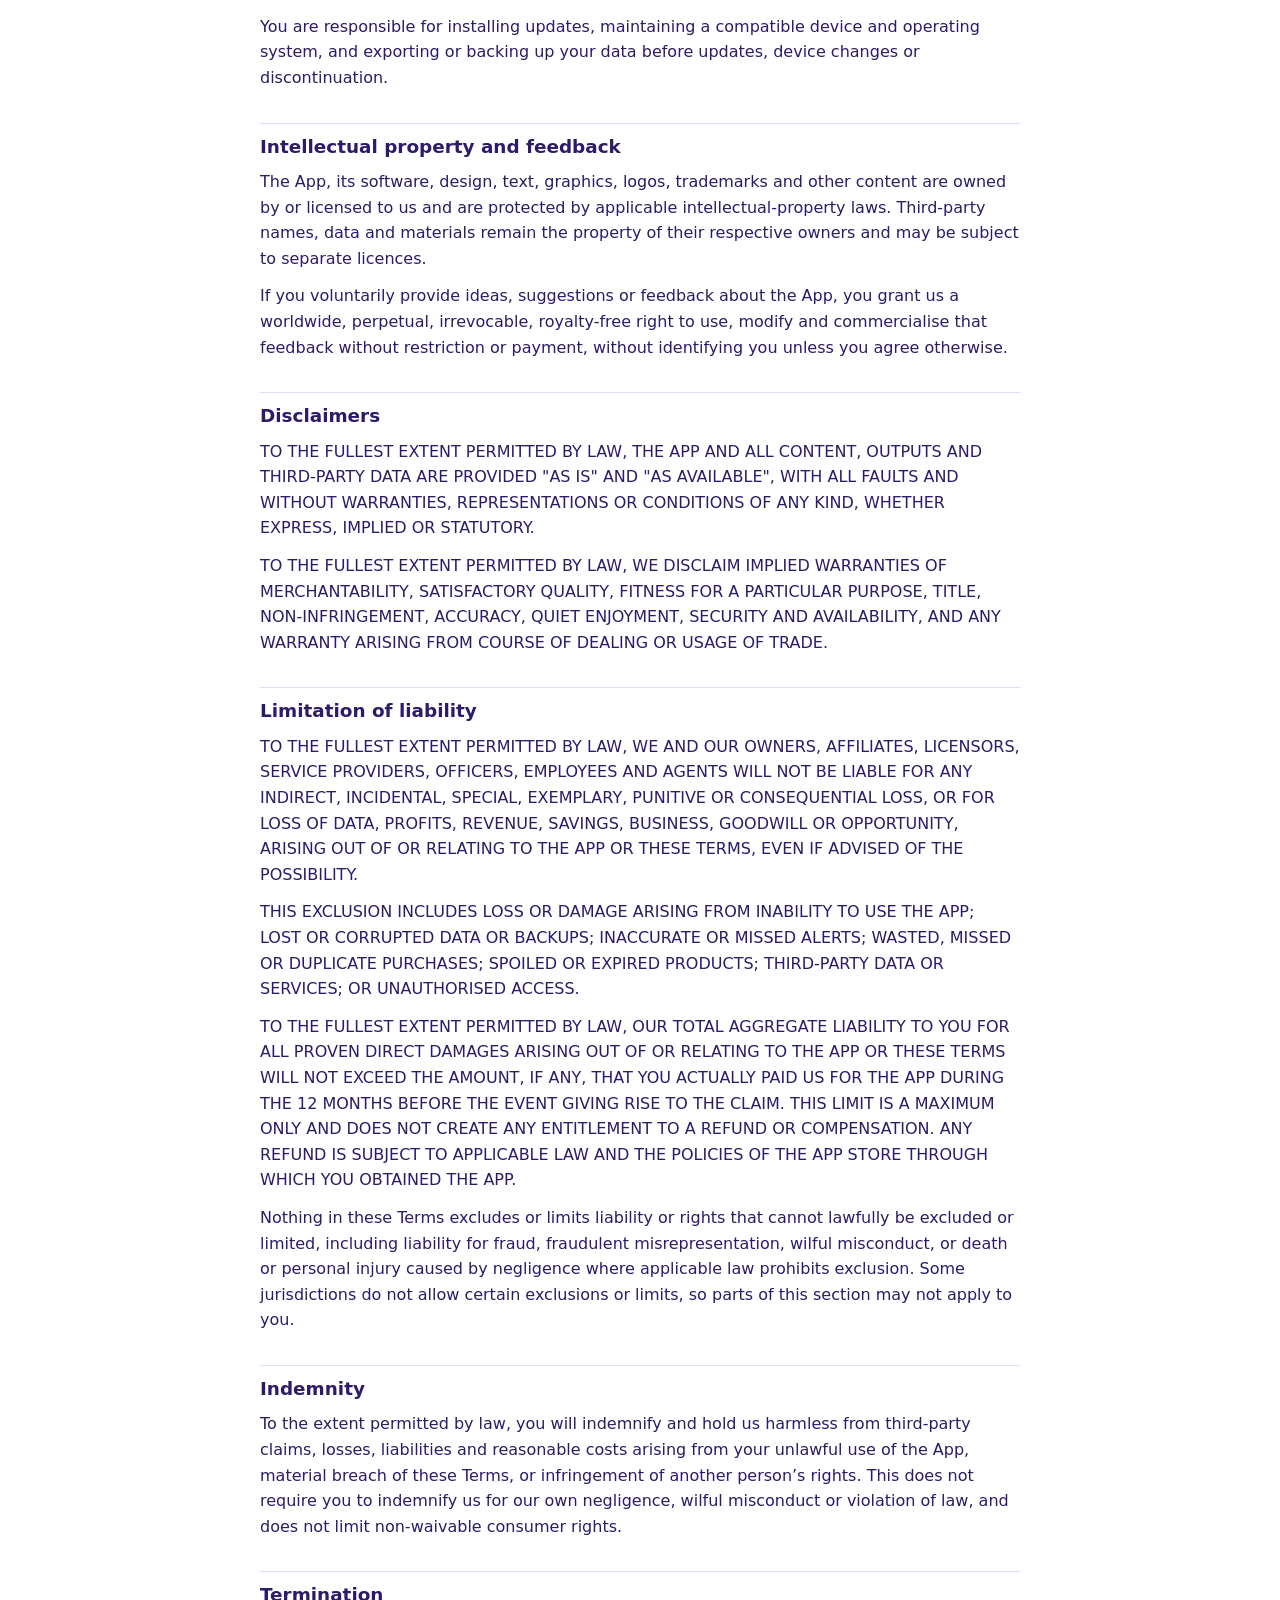
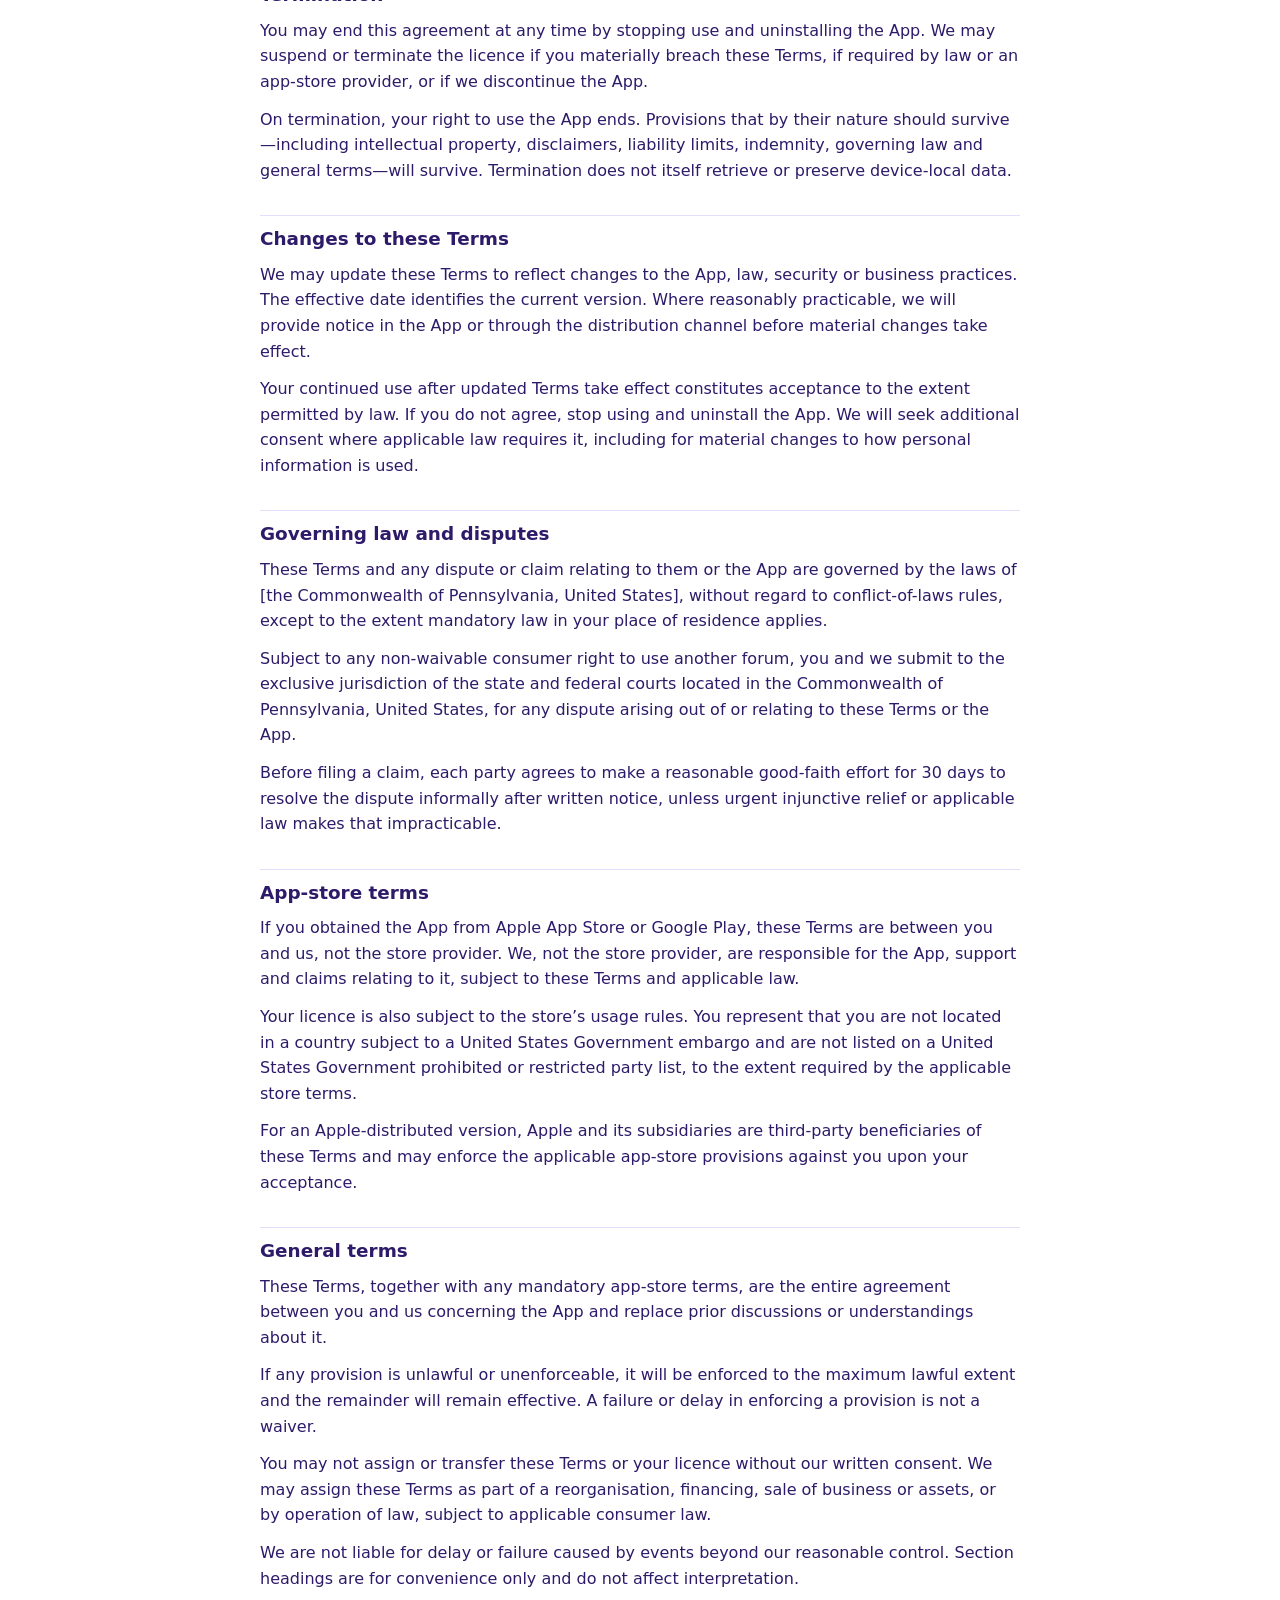
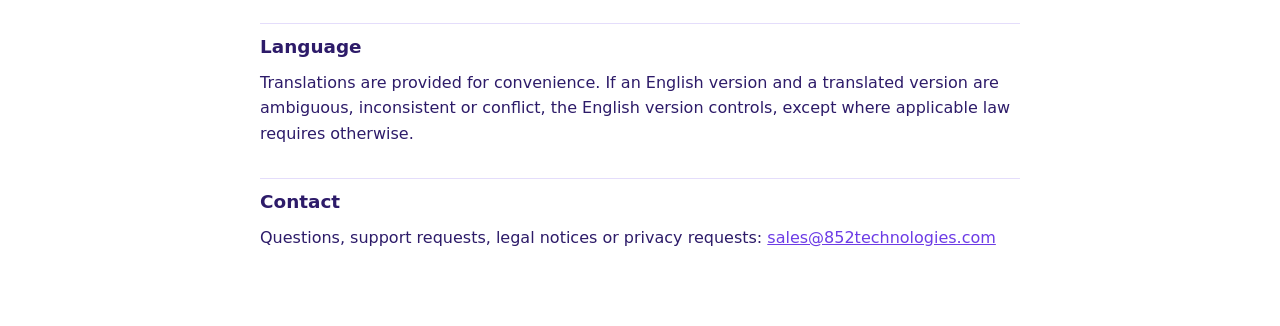
<file: app/stoored/terms.html>
<!doctype html>
<html lang="en">
<head>
<meta charset="utf-8">
<meta name="viewport" content="width=device-width, initial-scale=1">
<title>Stoored Terms of Use &amp; Privacy</title>
<style>
  :root { --bg: #ffffff; --text: #2d1b69; --muted: #5f5a73; --accent: #6d3ce6; --line: #e4ddfb; --warn-bg: #fff7e0; --warn: #8a5a00; }
  @media (prefers-color-scheme: dark) { :root { --bg: #141024; --text: #ece8ff; --muted: #b3acd1; --accent: #b39bff; --line: #2e2748; --warn-bg: #3a2e10; --warn: #ffd98a; } }
  body { margin: 0; background: var(--bg); color: var(--text); font: 16px/1.6 system-ui, -apple-system, "Segoe UI", Roboto, "Noto Sans TC", sans-serif; }
  main { max-width: 760px; margin: 0 auto; padding: 32px 16px 64px; }
  h1 { font-size: 1.8rem; line-height: 1.25; margin: 0 0 8px; }
  h2 { font-size: 1.15rem; margin: 32px 0 8px; padding-top: 8px; border-top: 1px solid var(--line); }
  p { margin: 0 0 12px; color: var(--text); }
  .meta, .lang { color: var(--muted); font-size: .95rem; }
  .lang { margin-bottom: 24px; }
  a { color: var(--accent); }
  .draft { background: var(--warn-bg); color: var(--warn); padding: 10px 14px; border-radius: 10px; }
</style>
</head>
<body>
<main>
<p class="lang"><a href="terms.zh-HK.html" hreflang="zh-Hant-HK">繁體中文</a></p>
<h1>Stoored Terms of Use &amp; Privacy</h1>
<p class="meta">Effective date: [effective date]</p>
<p class="draft">Draft — this text will be reviewed and finalized before the app is released.</p>
<p><a href="privacy.html">Privacy Policy only</a></p>
<h2 id="using">Agreement and use of Stoored</h2>
<p>Stoored is provided by 852 Technologies (&quot;we&quot;, &quot;us&quot;, &quot;our&quot;). These Terms of Use and Privacy Notice (&quot;Terms&quot;) form a binding agreement between you and us and govern your download, installation and use of Stoored, including its content, features and updates (the &quot;App&quot;).</p>
<p>By downloading, installing, accessing or using the App, you confirm that you have read, understood and agree to these Terms. If you do not agree, do not install or use the App and uninstall it from your devices.</p>
<p>You are responsible for your use of the App and for all information you enter, import, photograph, store, export or share through it.</p>
<h2 id="eligibility">Eligibility</h2>
<p>You may use the App only if you have legal capacity to enter into this agreement. If you are under the age of legal majority where you live, you may use the App only with the consent and supervision of a parent or legal guardian who agrees to these Terms.</p>
<h2 id="license">Limited licence</h2>
<p>Subject to these Terms and applicable app-store rules, we grant you a limited, personal, revocable, non-exclusive, non-transferable and non-sublicensable licence to install and use the App on devices you own or control, solely for your personal, non-commercial inventory-management purposes.</p>
<p>The App is licensed, not sold. Except for this limited licence, no right, title or interest in the App or our intellectual property is transferred to you.</p>
<h2 id="acceptableUse">Acceptable use</h2>
<p>You must not use the App unlawfully; infringe another person’s rights; introduce malicious code; interfere with or bypass security or technical limits; misuse third-party lookup services; or use automated means to overload, scrape or extract data from the App or those services.</p>
<p>You must not copy, modify, distribute, sell, rent, lease, sublicense, reverse engineer, decompile or attempt to derive the source code of the App, except to the limited extent that applicable law expressly permits and does not allow that restriction to be waived.</p>
<h2 id="expirySafety">Expiry dates, health and product safety</h2>
<p>Expiry dates, &quot;expiring soon&quot; alerts, waste forecasts, reorder advice, shopping suggestions and all other notifications are reminders based only on information you or third parties provide. They may be incomplete, delayed or wrong.</p>
<p>The App is not a medical, pharmaceutical, food-safety, product-safety or recall-monitoring service and is not professional advice. It does not assess storage conditions, contamination, allergens, product defects, label changes or official recalls.</p>
<p>Never rely on the App to decide whether food, medicine or any other product is safe, effective or suitable to use. Inspect the product and its current label, follow official safety and recall information, and obtain qualified professional advice where appropriate.</p>
<h2 id="accuracy">Accuracy, estimates and user responsibility</h2>
<p>Product details obtained by barcode lookup come from independent third-party databases and may be inaccurate, incomplete, duplicated or out of date. You must check all details before saving or relying on them.</p>
<p>Reports, prices, quantities, consumption rates, forecasts and recommendations are estimates calculated from available entries. We do not verify your entries or guarantee any result. You remain responsible for purchasing, storage, stock, budgeting and safety decisions.</p>
<h2 id="barcodeServices">Barcode lookup services</h2>
<p>Barcode lookup uses independent services, currently Open Food Facts and its sister databases, and UPCitemdb. We do not own, operate or control them and do not guarantee their content, legality, availability, response time, limits, security or continued operation.</p>
<p>Those services may change, restrict, suspend or stop service without notice. Your use of them is subject to their own terms, licences and privacy policies. Open Food Facts data is made available under the Open Database License (ODbL).</p>
<p>Links, names or access to third-party products or services do not mean that we endorse, sponsor or accept responsibility for them. To the fullest extent permitted by law, your dealings with third parties are between you and that third party.</p>
<h2 id="purchases">Stoored Pro, purchases and free trial</h2>
<p>Some features (“Stoored Pro features”) require a purchase. Each is a one-time purchase of a licence to use that feature in the App; it is not a subscription and does not renew. “Unlock All” is a one-time purchase covering every Stoored Pro feature, including Stoored Pro features we add later. Prices are shown in the App and by the app store before you buy, in your local currency, and may include tax.</p>
<p>Purchases are made and paid for through Google Play or the Apple App Store under their terms, using the store account you are signed in to. We do not receive or store your payment details. Refunds, if any, are handled by the store under its refund policy and applicable law. To restore purchases on a new or reset device, use Restore Purchases in the App while signed in to the same store account.</p>
<p>For a limited period after you first install the App (currently 14 days), all Stoored Pro features are available free of charge as a trial. When the trial ends, Stoored Pro features you have not purchased are no longer available; data you created with them stays on your device. We may offer introductory or limited-time prices, shown in the App together with the period they apply to. We may change prices for future purchases; a change does not affect a purchase already made.</p>
<p>A purchased feature remains available for as long as we offer and support the App on your platform. If we have to remove or materially change a purchased feature, we will act reasonably and provide any remedy required by applicable law or the store’s rules.</p>
<h2 id="privacy">Privacy and device data</h2>
<p>The current version of Stoored has no 852 Technologies server and no advertising service. Your inventory, photos, settings and optional device-local login profile are stored on your device, not in an online account with us. Some data is processed by third-party services only as described below.</p>
<p>When you request a barcode lookup, the barcode number is sent to the third-party lookup services described above. Like other internet requests, those services also receive technical request data such as your IP address and may process it under their own privacy policies. No other inventory fields are intentionally included in the lookup request. When you choose a 3D icon that isn't built into the App, it is downloaded once from GitHub, a service of GitHub, Inc., which receives technical request data such as your IP address.</p>
<p>To sell and restore Stoored Pro features, the App uses Google Play or Apple App Store billing and RevenueCat, a purchase-management service provided by RevenueCat, Inc. The App sends RevenueCat a random identifier created for this installation of the App (not your name or email address), your purchase and restore records, and technical data such as the app version, platform, store country and IP address. RevenueCat and the store process this data under their own privacy policies to verify purchases and tell the App which features you own. Your inventory data is not sent.</p>
<p>The App uses services from Expo (650 Industries, Inc.) to deliver app updates and to measure performance. When the App starts, it checks Expo's servers for updates, sending technical data such as the app version, platform and a random identifier created for this installation. The App also sends Expo anonymous performance and crash reports (EAS Observe): start-up and screen-drawing times, device model and operating-system version, battery, temperature and network state, a summary of the network requests made during start-up (such as which servers were contacted), and details of errors and crashes, tagged with that random installation identifier. These reports do not include your inventory, photos or login details, and are used only to find and fix problems. Expo processes this data under its own privacy policy.</p>
<p>The App accesses the camera or photo library only when you choose a feature that needs it, such as scanning a barcode or adding a photo, and subject to your device permissions. Photos remain device-local unless you choose to export, share or back them up.</p>
<p>When you create or share a backup, you choose the destination. The recipient or storage provider you select—including a cloud-storage, file or email provider—may receive the backup and related technical data under its own terms and privacy policy.</p>
<p>If you choose to send a problem report, your email app opens with the report so that you can review it before sending. It contains technical information—the app version, device model and operating system, app language, this installation’s support ID, app settings, counts of stored records, recently opened screens and actions, and recent error details—but not item names, photos or login details.</p>
<p>If you contact us, we receive the contact details and message content you provide. We may use and retain them as reasonably necessary to respond, provide support, protect legal rights, prevent abuse and comply with law. We do not sell personal information.</p>
<p>Because we do not possess your device-local App data, you normally access, correct or delete it using the App or your device, including by clearing App data or uninstalling. Purchase records held by RevenueCat can be deleted on request; please include the support ID shown in About &gt; Application Info. Applicable law may give you additional rights. For privacy questions or requests concerning information we may hold, contact <a href="mailto:sales@852technologies.com">sales@852technologies.com</a></p>
<h2 id="dataBackups">Your data and backups</h2>
<p>You are solely responsible for maintaining suitable backups and for checking that they can be restored. Uninstalling the App, clearing its data, device failure, loss, theft, operating-system changes or App errors may permanently erase data that is not recoverable from a valid backup.</p>
<p>Backup files are intended to be encrypted using a password you choose. We do not receive or store that password and cannot recover it. A forgotten password, damaged file, incompatible version or technical failure may make a backup unusable.</p>
<p>You are responsible for protecting your device, login details, backup passwords and exported files, and for the security and availability of any location or service where you store or send a backup.</p>
<h2 id="security">Security</h2>
<p>Security features reduce risk but cannot guarantee absolute security. To the fullest extent permitted by law, we are not responsible for unauthorised access, loss or corruption caused by your device, credentials, chosen storage provider, third party, malware or circumstances outside our reasonable control.</p>
<h2 id="availability">Availability, updates and changes to the App</h2>
<p>We may add, remove, limit, modify, suspend or discontinue any feature or the App, and may release updates that are required for continued use. We do not guarantee uninterrupted availability, error-free operation, compatibility with every device or operating-system version, or continued support for any feature or third-party service. Purchased Stoored Pro features are also covered by the “Stoored Pro, purchases and free trial” section.</p>
<p>You are responsible for installing updates, maintaining a compatible device and operating system, and exporting or backing up your data before updates, device changes or discontinuation.</p>
<h2 id="intellectualProperty">Intellectual property and feedback</h2>
<p>The App, its software, design, text, graphics, logos, trademarks and other content are owned by or licensed to us and are protected by applicable intellectual-property laws. Third-party names, data and materials remain the property of their respective owners and may be subject to separate licences.</p>
<p>If you voluntarily provide ideas, suggestions or feedback about the App, you grant us a worldwide, perpetual, irrevocable, royalty-free right to use, modify and commercialise that feedback without restriction or payment, without identifying you unless you agree otherwise.</p>
<h2 id="disclaimer">Disclaimers</h2>
<p>TO THE FULLEST EXTENT PERMITTED BY LAW, THE APP AND ALL CONTENT, OUTPUTS AND THIRD-PARTY DATA ARE PROVIDED &quot;AS IS&quot; AND &quot;AS AVAILABLE&quot;, WITH ALL FAULTS AND WITHOUT WARRANTIES, REPRESENTATIONS OR CONDITIONS OF ANY KIND, WHETHER EXPRESS, IMPLIED OR STATUTORY.</p>
<p>TO THE FULLEST EXTENT PERMITTED BY LAW, WE DISCLAIM IMPLIED WARRANTIES OF MERCHANTABILITY, SATISFACTORY QUALITY, FITNESS FOR A PARTICULAR PURPOSE, TITLE, NON-INFRINGEMENT, ACCURACY, QUIET ENJOYMENT, SECURITY AND AVAILABILITY, AND ANY WARRANTY ARISING FROM COURSE OF DEALING OR USAGE OF TRADE.</p>
<h2 id="limitation">Limitation of liability</h2>
<p>TO THE FULLEST EXTENT PERMITTED BY LAW, WE AND OUR OWNERS, AFFILIATES, LICENSORS, SERVICE PROVIDERS, OFFICERS, EMPLOYEES AND AGENTS WILL NOT BE LIABLE FOR ANY INDIRECT, INCIDENTAL, SPECIAL, EXEMPLARY, PUNITIVE OR CONSEQUENTIAL LOSS, OR FOR LOSS OF DATA, PROFITS, REVENUE, SAVINGS, BUSINESS, GOODWILL OR OPPORTUNITY, ARISING OUT OF OR RELATING TO THE APP OR THESE TERMS, EVEN IF ADVISED OF THE POSSIBILITY.</p>
<p>THIS EXCLUSION INCLUDES LOSS OR DAMAGE ARISING FROM INABILITY TO USE THE APP; LOST OR CORRUPTED DATA OR BACKUPS; INACCURATE OR MISSED ALERTS; WASTED, MISSED OR DUPLICATE PURCHASES; SPOILED OR EXPIRED PRODUCTS; THIRD-PARTY DATA OR SERVICES; OR UNAUTHORISED ACCESS.</p>
<p>TO THE FULLEST EXTENT PERMITTED BY LAW, OUR TOTAL AGGREGATE LIABILITY TO YOU FOR ALL PROVEN DIRECT DAMAGES ARISING OUT OF OR RELATING TO THE APP OR THESE TERMS WILL NOT EXCEED THE AMOUNT, IF ANY, THAT YOU ACTUALLY PAID US FOR THE APP DURING THE 12 MONTHS BEFORE THE EVENT GIVING RISE TO THE CLAIM. THIS LIMIT IS A MAXIMUM ONLY AND DOES NOT CREATE ANY ENTITLEMENT TO A REFUND OR COMPENSATION. ANY REFUND IS SUBJECT TO APPLICABLE LAW AND THE POLICIES OF THE APP STORE THROUGH WHICH YOU OBTAINED THE APP.</p>
<p>Nothing in these Terms excludes or limits liability or rights that cannot lawfully be excluded or limited, including liability for fraud, fraudulent misrepresentation, wilful misconduct, or death or personal injury caused by negligence where applicable law prohibits exclusion. Some jurisdictions do not allow certain exclusions or limits, so parts of this section may not apply to you.</p>
<h2 id="indemnity">Indemnity</h2>
<p>To the extent permitted by law, you will indemnify and hold us harmless from third-party claims, losses, liabilities and reasonable costs arising from your unlawful use of the App, material breach of these Terms, or infringement of another person’s rights. This does not require you to indemnify us for our own negligence, wilful misconduct or violation of law, and does not limit non-waivable consumer rights.</p>
<h2 id="termination">Termination</h2>
<p>You may end this agreement at any time by stopping use and uninstalling the App. We may suspend or terminate the licence if you materially breach these Terms, if required by law or an app-store provider, or if we discontinue the App.</p>
<p>On termination, your right to use the App ends. Provisions that by their nature should survive—including intellectual property, disclaimers, liability limits, indemnity, governing law and general terms—will survive. Termination does not itself retrieve or preserve device-local data.</p>
<h2 id="changes">Changes to these Terms</h2>
<p>We may update these Terms to reflect changes to the App, law, security or business practices. The effective date identifies the current version. Where reasonably practicable, we will provide notice in the App or through the distribution channel before material changes take effect.</p>
<p>Your continued use after updated Terms take effect constitutes acceptance to the extent permitted by law. If you do not agree, stop using and uninstall the App. We will seek additional consent where applicable law requires it, including for material changes to how personal information is used.</p>
<h2 id="governingLaw">Governing law and disputes</h2>
<p>These Terms and any dispute or claim relating to them or the App are governed by the laws of [the Commonwealth of Pennsylvania, United States], without regard to conflict-of-laws rules, except to the extent mandatory law in your place of residence applies.</p>
<p>Subject to any non-waivable consumer right to use another forum, you and we submit to the exclusive jurisdiction of the state and federal courts located in the Commonwealth of Pennsylvania, United States, for any dispute arising out of or relating to these Terms or the App.</p>
<p>Before filing a claim, each party agrees to make a reasonable good-faith effort for 30 days to resolve the dispute informally after written notice, unless urgent injunctive relief or applicable law makes that impracticable.</p>
<h2 id="appStores">App-store terms</h2>
<p>If you obtained the App from Apple App Store or Google Play, these Terms are between you and us, not the store provider. We, not the store provider, are responsible for the App, support and claims relating to it, subject to these Terms and applicable law.</p>
<p>Your licence is also subject to the store’s usage rules. You represent that you are not located in a country subject to a United States Government embargo and are not listed on a United States Government prohibited or restricted party list, to the extent required by the applicable store terms.</p>
<p>For an Apple-distributed version, Apple and its subsidiaries are third-party beneficiaries of these Terms and may enforce the applicable app-store provisions against you upon your acceptance.</p>
<h2 id="general">General terms</h2>
<p>These Terms, together with any mandatory app-store terms, are the entire agreement between you and us concerning the App and replace prior discussions or understandings about it.</p>
<p>If any provision is unlawful or unenforceable, it will be enforced to the maximum lawful extent and the remainder will remain effective. A failure or delay in enforcing a provision is not a waiver.</p>
<p>You may not assign or transfer these Terms or your licence without our written consent. We may assign these Terms as part of a reorganisation, financing, sale of business or assets, or by operation of law, subject to applicable consumer law.</p>
<p>We are not liable for delay or failure caused by events beyond our reasonable control. Section headings are for convenience only and do not affect interpretation.</p>
<h2 id="language">Language</h2>
<p>Translations are provided for convenience. If an English version and a translated version are ambiguous, inconsistent or conflict, the English version controls, except where applicable law requires otherwise.</p>
<h2 id="contact">Contact</h2>
<p>Questions, support requests, legal notices or privacy requests: <a href="mailto:sales@852technologies.com">sales@852technologies.com</a></p>
</main>
</body>
</html>
</file>
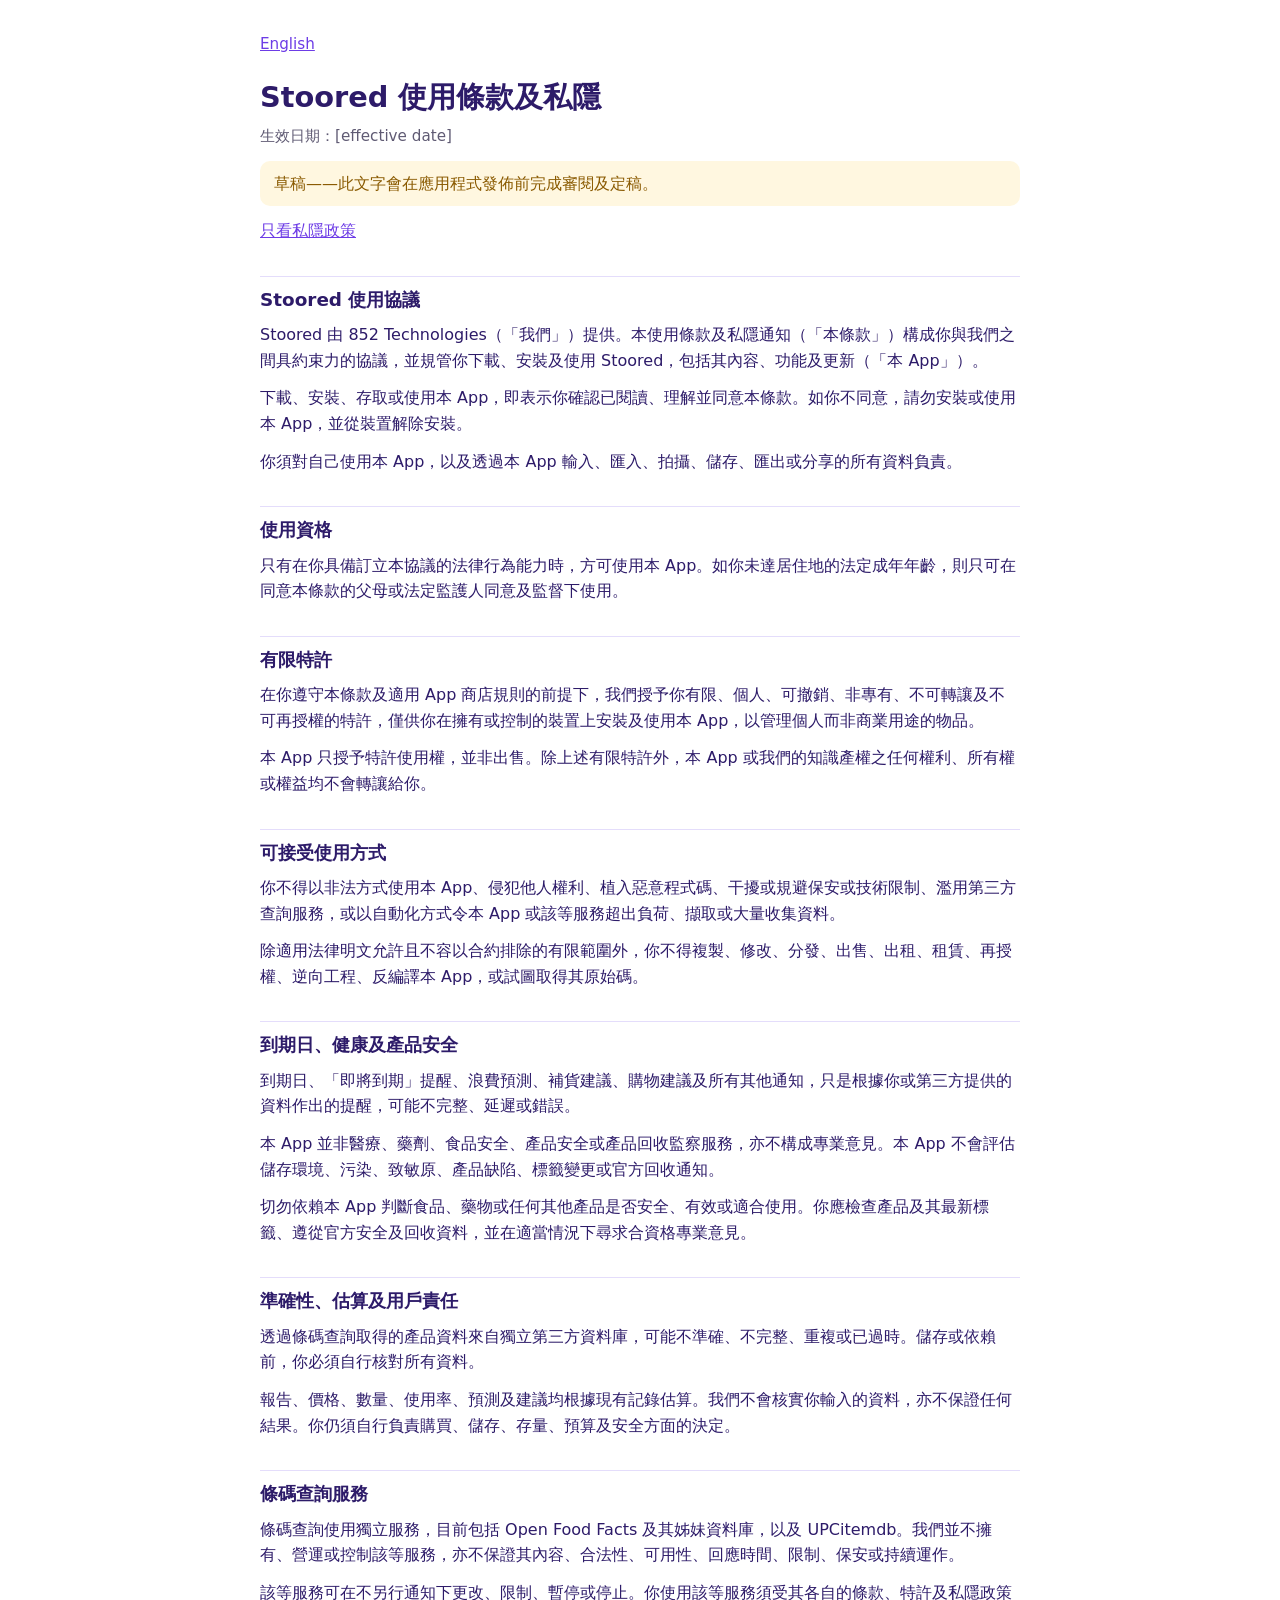
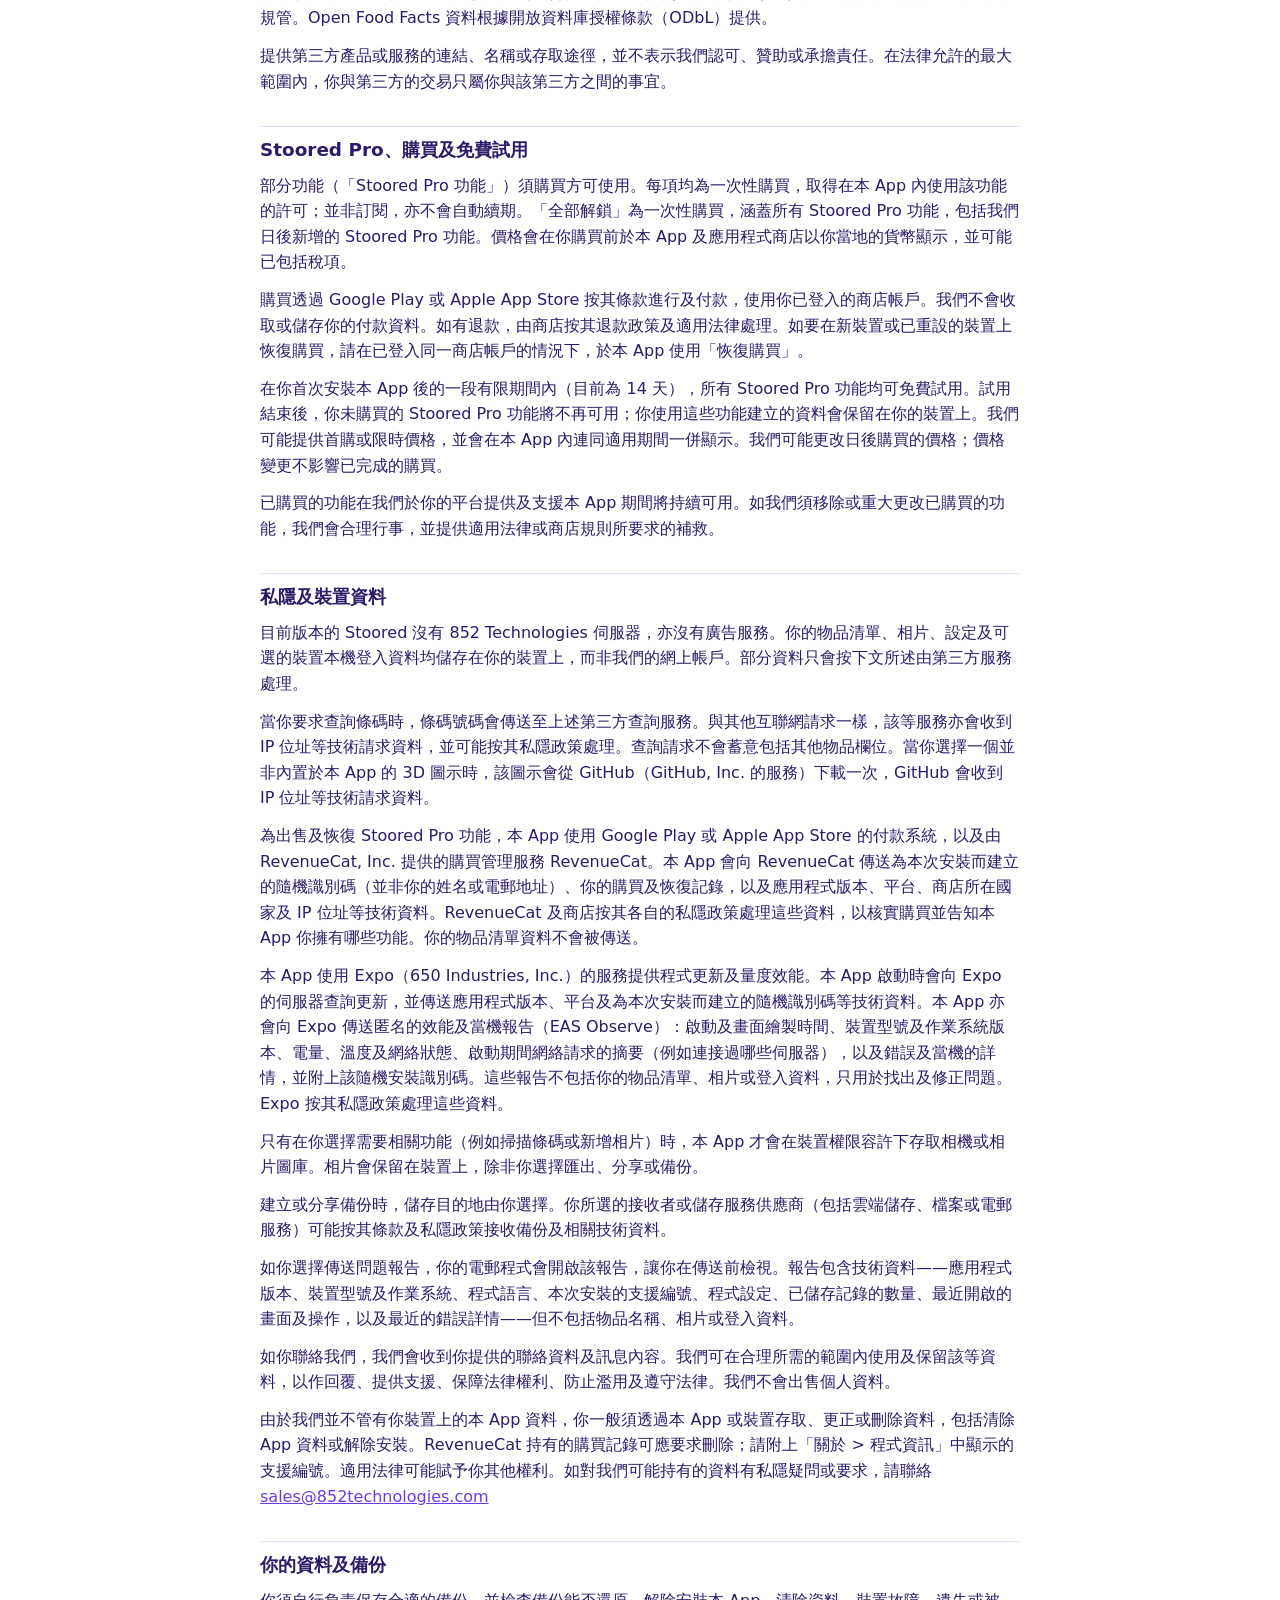
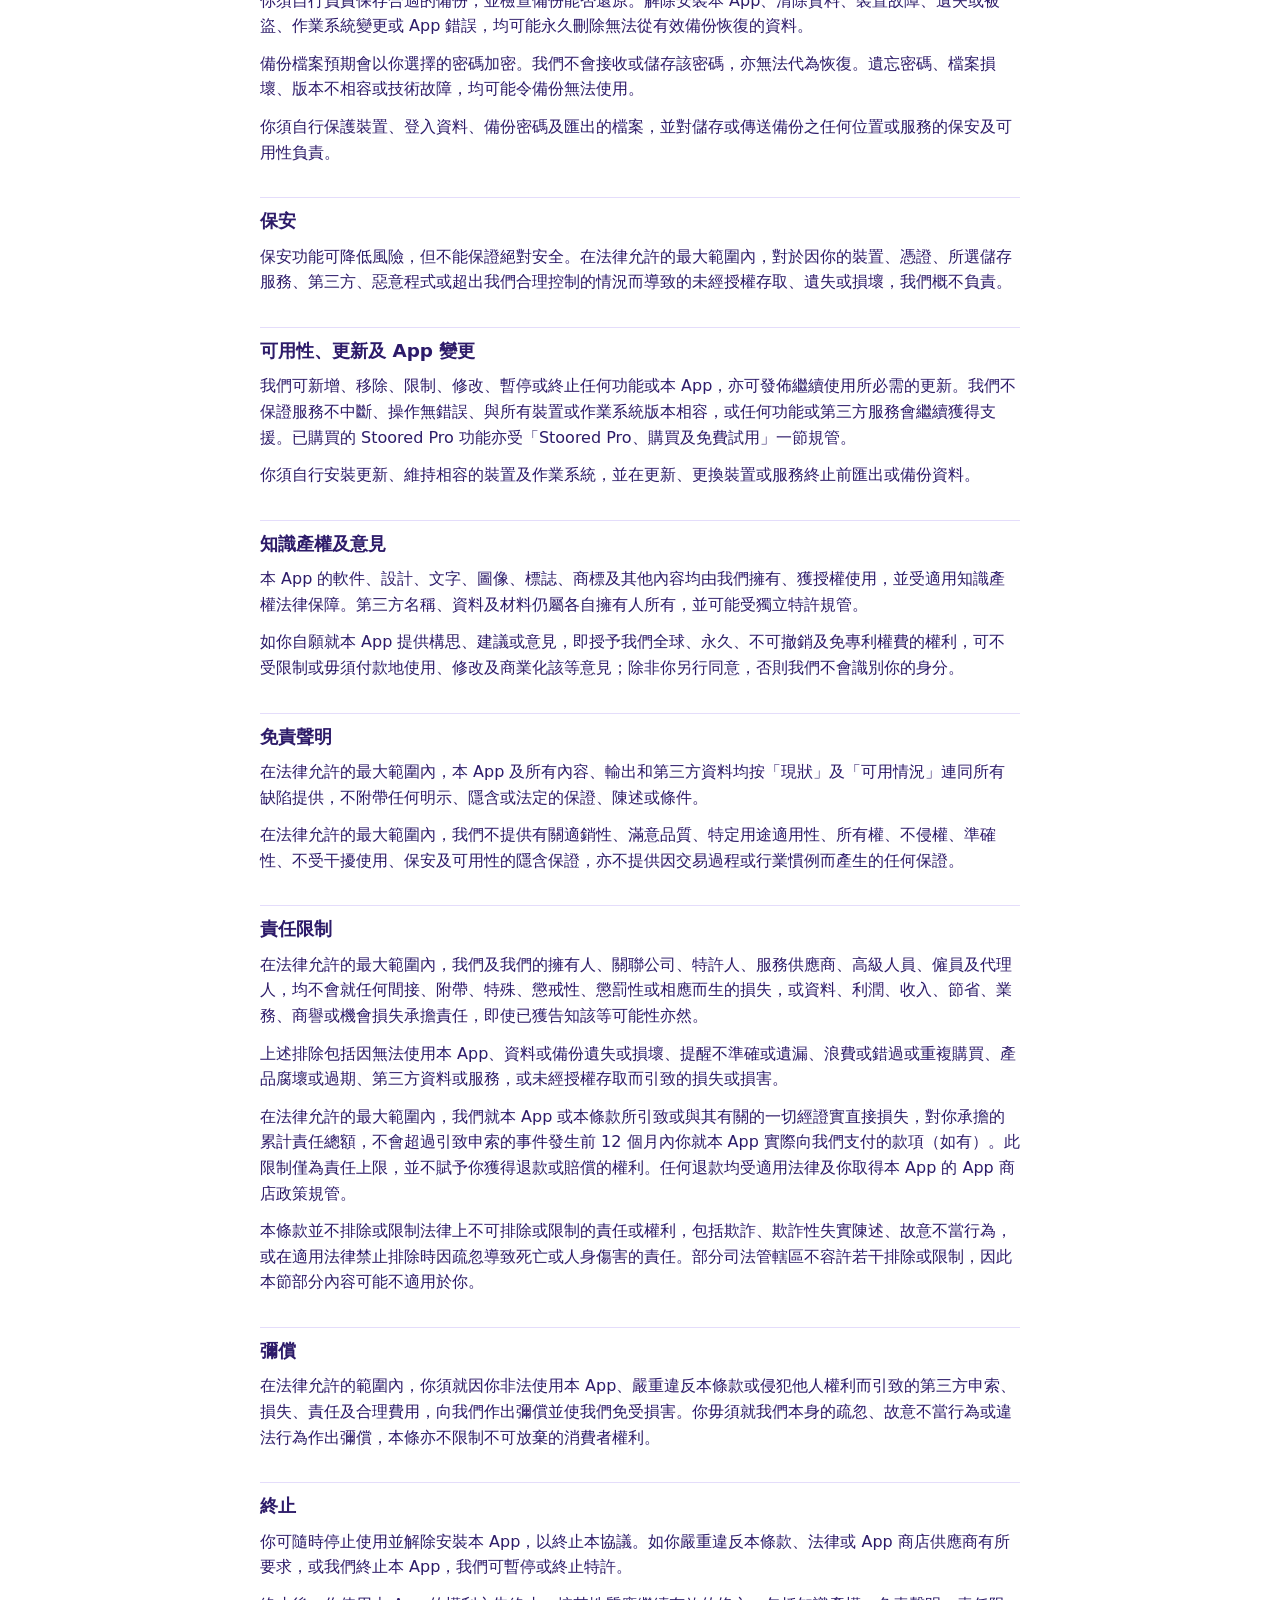
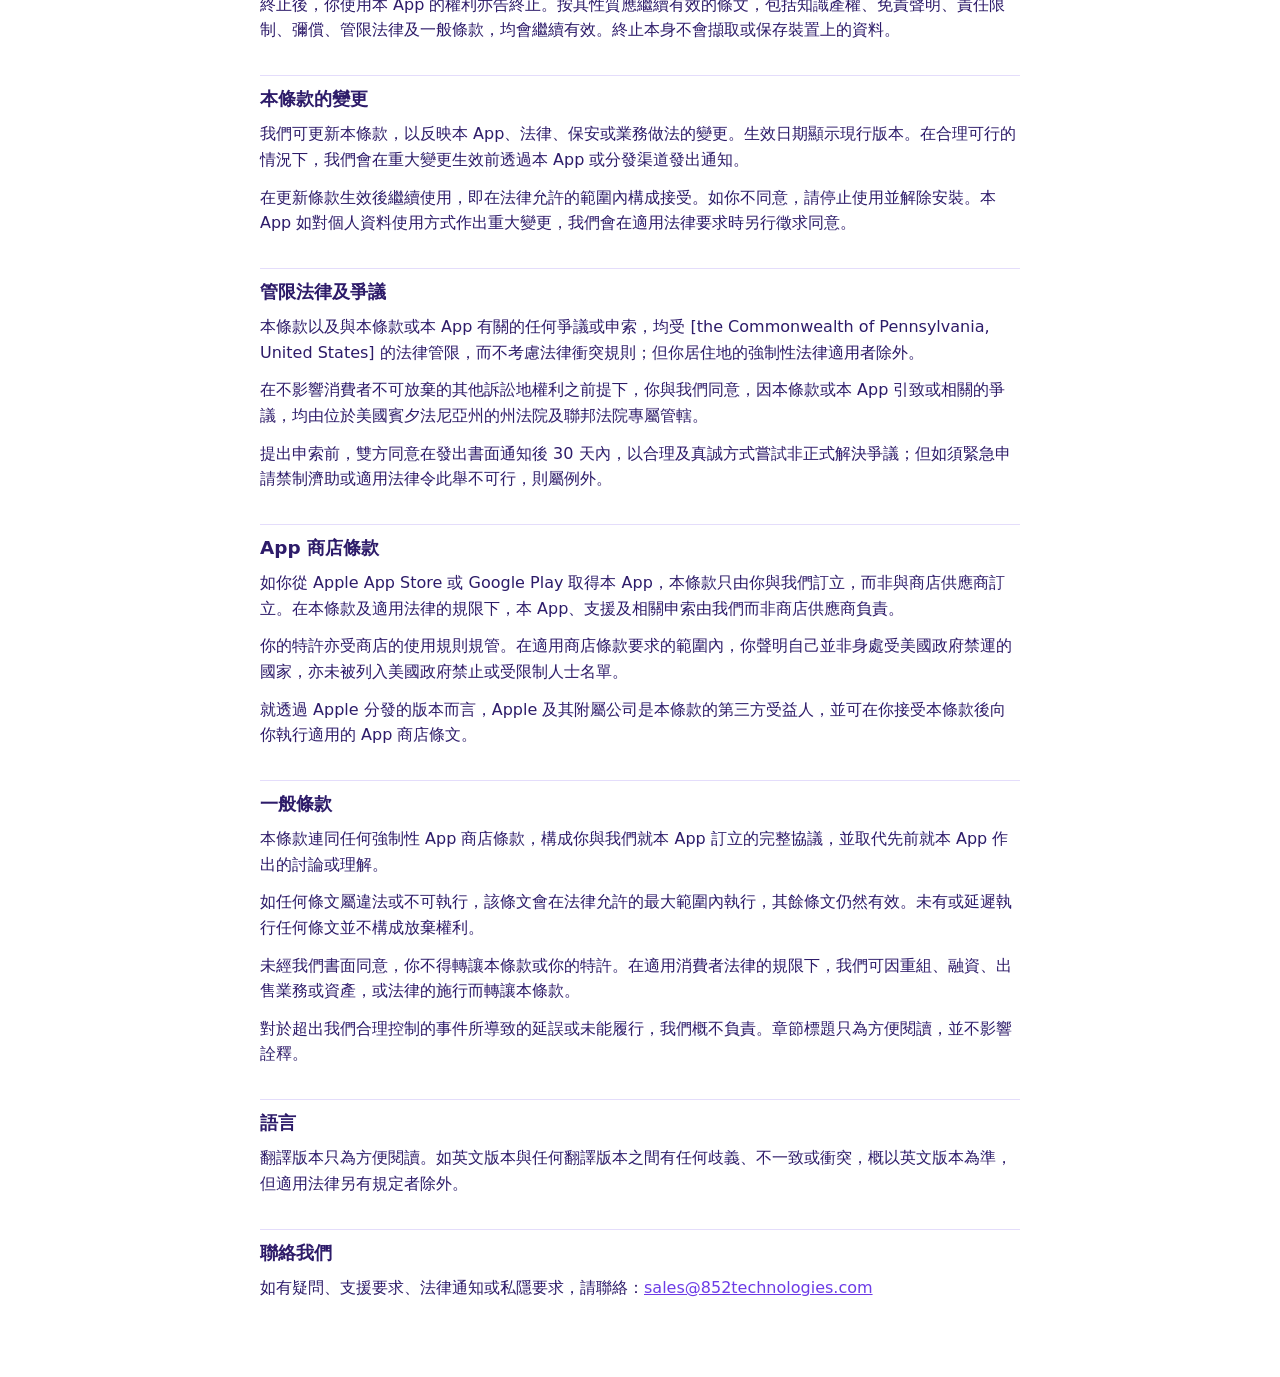
<file: app/stoored/terms.zh-HK.html>
<!doctype html>
<html lang="zh-Hant-HK">
<head>
<meta charset="utf-8">
<meta name="viewport" content="width=device-width, initial-scale=1">
<title>Stoored 使用條款及私隱</title>
<style>
  :root { --bg: #ffffff; --text: #2d1b69; --muted: #5f5a73; --accent: #6d3ce6; --line: #e4ddfb; --warn-bg: #fff7e0; --warn: #8a5a00; }
  @media (prefers-color-scheme: dark) { :root { --bg: #141024; --text: #ece8ff; --muted: #b3acd1; --accent: #b39bff; --line: #2e2748; --warn-bg: #3a2e10; --warn: #ffd98a; } }
  body { margin: 0; background: var(--bg); color: var(--text); font: 16px/1.6 system-ui, -apple-system, "Segoe UI", Roboto, "Noto Sans TC", sans-serif; }
  main { max-width: 760px; margin: 0 auto; padding: 32px 16px 64px; }
  h1 { font-size: 1.8rem; line-height: 1.25; margin: 0 0 8px; }
  h2 { font-size: 1.15rem; margin: 32px 0 8px; padding-top: 8px; border-top: 1px solid var(--line); }
  p { margin: 0 0 12px; color: var(--text); }
  .meta, .lang { color: var(--muted); font-size: .95rem; }
  .lang { margin-bottom: 24px; }
  a { color: var(--accent); }
  .draft { background: var(--warn-bg); color: var(--warn); padding: 10px 14px; border-radius: 10px; }
</style>
</head>
<body>
<main>
<p class="lang"><a href="terms.html" hreflang="en">English</a></p>
<h1>Stoored 使用條款及私隱</h1>
<p class="meta">生效日期：[effective date]</p>
<p class="draft">草稿——此文字會在應用程式發佈前完成審閱及定稿。</p>
<p><a href="privacy.zh-HK.html">只看私隱政策</a></p>
<h2 id="using">Stoored 使用協議</h2>
<p>Stoored 由 852 Technologies（「我們」）提供。本使用條款及私隱通知（「本條款」）構成你與我們之間具約束力的協議，並規管你下載、安裝及使用 Stoored，包括其內容、功能及更新（「本 App」）。</p>
<p>下載、安裝、存取或使用本 App，即表示你確認已閱讀、理解並同意本條款。如你不同意，請勿安裝或使用本 App，並從裝置解除安裝。</p>
<p>你須對自己使用本 App，以及透過本 App 輸入、匯入、拍攝、儲存、匯出或分享的所有資料負責。</p>
<h2 id="eligibility">使用資格</h2>
<p>只有在你具備訂立本協議的法律行為能力時，方可使用本 App。如你未達居住地的法定成年年齡，則只可在同意本條款的父母或法定監護人同意及監督下使用。</p>
<h2 id="license">有限特許</h2>
<p>在你遵守本條款及適用 App 商店規則的前提下，我們授予你有限、個人、可撤銷、非專有、不可轉讓及不可再授權的特許，僅供你在擁有或控制的裝置上安裝及使用本 App，以管理個人而非商業用途的物品。</p>
<p>本 App 只授予特許使用權，並非出售。除上述有限特許外，本 App 或我們的知識產權之任何權利、所有權或權益均不會轉讓給你。</p>
<h2 id="acceptableUse">可接受使用方式</h2>
<p>你不得以非法方式使用本 App、侵犯他人權利、植入惡意程式碼、干擾或規避保安或技術限制、濫用第三方查詢服務，或以自動化方式令本 App 或該等服務超出負荷、擷取或大量收集資料。</p>
<p>除適用法律明文允許且不容以合約排除的有限範圍外，你不得複製、修改、分發、出售、出租、租賃、再授權、逆向工程、反編譯本 App，或試圖取得其原始碼。</p>
<h2 id="expirySafety">到期日、健康及產品安全</h2>
<p>到期日、「即將到期」提醒、浪費預測、補貨建議、購物建議及所有其他通知，只是根據你或第三方提供的資料作出的提醒，可能不完整、延遲或錯誤。</p>
<p>本 App 並非醫療、藥劑、食品安全、產品安全或產品回收監察服務，亦不構成專業意見。本 App 不會評估儲存環境、污染、致敏原、產品缺陷、標籤變更或官方回收通知。</p>
<p>切勿依賴本 App 判斷食品、藥物或任何其他產品是否安全、有效或適合使用。你應檢查產品及其最新標籤、遵從官方安全及回收資料，並在適當情況下尋求合資格專業意見。</p>
<h2 id="accuracy">準確性、估算及用戶責任</h2>
<p>透過條碼查詢取得的產品資料來自獨立第三方資料庫，可能不準確、不完整、重複或已過時。儲存或依賴前，你必須自行核對所有資料。</p>
<p>報告、價格、數量、使用率、預測及建議均根據現有記錄估算。我們不會核實你輸入的資料，亦不保證任何結果。你仍須自行負責購買、儲存、存量、預算及安全方面的決定。</p>
<h2 id="barcodeServices">條碼查詢服務</h2>
<p>條碼查詢使用獨立服務，目前包括 Open Food Facts 及其姊妹資料庫，以及 UPCitemdb。我們並不擁有、營運或控制該等服務，亦不保證其內容、合法性、可用性、回應時間、限制、保安或持續運作。</p>
<p>該等服務可在不另行通知下更改、限制、暫停或停止。你使用該等服務須受其各自的條款、特許及私隱政策規管。Open Food Facts 資料根據開放資料庫授權條款（ODbL）提供。</p>
<p>提供第三方產品或服務的連結、名稱或存取途徑，並不表示我們認可、贊助或承擔責任。在法律允許的最大範圍內，你與第三方的交易只屬你與該第三方之間的事宜。</p>
<h2 id="purchases">Stoored Pro、購買及免費試用</h2>
<p>部分功能（「Stoored Pro 功能」）須購買方可使用。每項均為一次性購買，取得在本 App 內使用該功能的許可；並非訂閱，亦不會自動續期。「全部解鎖」為一次性購買，涵蓋所有 Stoored Pro 功能，包括我們日後新增的 Stoored Pro 功能。價格會在你購買前於本 App 及應用程式商店以你當地的貨幣顯示，並可能已包括稅項。</p>
<p>購買透過 Google Play 或 Apple App Store 按其條款進行及付款，使用你已登入的商店帳戶。我們不會收取或儲存你的付款資料。如有退款，由商店按其退款政策及適用法律處理。如要在新裝置或已重設的裝置上恢復購買，請在已登入同一商店帳戶的情況下，於本 App 使用「恢復購買」。</p>
<p>在你首次安裝本 App 後的一段有限期間內（目前為 14 天），所有 Stoored Pro 功能均可免費試用。試用結束後，你未購買的 Stoored Pro 功能將不再可用；你使用這些功能建立的資料會保留在你的裝置上。我們可能提供首購或限時價格，並會在本 App 內連同適用期間一併顯示。我們可能更改日後購買的價格；價格變更不影響已完成的購買。</p>
<p>已購買的功能在我們於你的平台提供及支援本 App 期間將持續可用。如我們須移除或重大更改已購買的功能，我們會合理行事，並提供適用法律或商店規則所要求的補救。</p>
<h2 id="privacy">私隱及裝置資料</h2>
<p>目前版本的 Stoored 沒有 852 Technologies 伺服器，亦沒有廣告服務。你的物品清單、相片、設定及可選的裝置本機登入資料均儲存在你的裝置上，而非我們的網上帳戶。部分資料只會按下文所述由第三方服務處理。</p>
<p>當你要求查詢條碼時，條碼號碼會傳送至上述第三方查詢服務。與其他互聯網請求一樣，該等服務亦會收到 IP 位址等技術請求資料，並可能按其私隱政策處理。查詢請求不會蓄意包括其他物品欄位。當你選擇一個並非內置於本 App 的 3D 圖示時，該圖示會從 GitHub（GitHub, Inc. 的服務）下載一次，GitHub 會收到 IP 位址等技術請求資料。</p>
<p>為出售及恢復 Stoored Pro 功能，本 App 使用 Google Play 或 Apple App Store 的付款系統，以及由 RevenueCat, Inc. 提供的購買管理服務 RevenueCat。本 App 會向 RevenueCat 傳送為本次安裝而建立的隨機識別碼（並非你的姓名或電郵地址）、你的購買及恢復記錄，以及應用程式版本、平台、商店所在國家及 IP 位址等技術資料。RevenueCat 及商店按其各自的私隱政策處理這些資料，以核實購買並告知本 App 你擁有哪些功能。你的物品清單資料不會被傳送。</p>
<p>本 App 使用 Expo（650 Industries, Inc.）的服務提供程式更新及量度效能。本 App 啟動時會向 Expo 的伺服器查詢更新，並傳送應用程式版本、平台及為本次安裝而建立的隨機識別碼等技術資料。本 App 亦會向 Expo 傳送匿名的效能及當機報告（EAS Observe）：啟動及畫面繪製時間、裝置型號及作業系統版本、電量、溫度及網絡狀態、啟動期間網絡請求的摘要（例如連接過哪些伺服器），以及錯誤及當機的詳情，並附上該隨機安裝識別碼。這些報告不包括你的物品清單、相片或登入資料，只用於找出及修正問題。Expo 按其私隱政策處理這些資料。</p>
<p>只有在你選擇需要相關功能（例如掃描條碼或新增相片）時，本 App 才會在裝置權限容許下存取相機或相片圖庫。相片會保留在裝置上，除非你選擇匯出、分享或備份。</p>
<p>建立或分享備份時，儲存目的地由你選擇。你所選的接收者或儲存服務供應商（包括雲端儲存、檔案或電郵服務）可能按其條款及私隱政策接收備份及相關技術資料。</p>
<p>如你選擇傳送問題報告，你的電郵程式會開啟該報告，讓你在傳送前檢視。報告包含技術資料——應用程式版本、裝置型號及作業系統、程式語言、本次安裝的支援編號、程式設定、已儲存記錄的數量、最近開啟的畫面及操作，以及最近的錯誤詳情——但不包括物品名稱、相片或登入資料。</p>
<p>如你聯絡我們，我們會收到你提供的聯絡資料及訊息內容。我們可在合理所需的範圍內使用及保留該等資料，以作回覆、提供支援、保障法律權利、防止濫用及遵守法律。我們不會出售個人資料。</p>
<p>由於我們並不管有你裝置上的本 App 資料，你一般須透過本 App 或裝置存取、更正或刪除資料，包括清除 App 資料或解除安裝。RevenueCat 持有的購買記錄可應要求刪除；請附上「關於 &gt; 程式資訊」中顯示的支援編號。適用法律可能賦予你其他權利。如對我們可能持有的資料有私隱疑問或要求，請聯絡 <a href="mailto:sales@852technologies.com">sales@852technologies.com</a></p>
<h2 id="dataBackups">你的資料及備份</h2>
<p>你須自行負責保存合適的備份，並檢查備份能否還原。解除安裝本 App、清除資料、裝置故障、遺失或被盜、作業系統變更或 App 錯誤，均可能永久刪除無法從有效備份恢復的資料。</p>
<p>備份檔案預期會以你選擇的密碼加密。我們不會接收或儲存該密碼，亦無法代為恢復。遺忘密碼、檔案損壞、版本不相容或技術故障，均可能令備份無法使用。</p>
<p>你須自行保護裝置、登入資料、備份密碼及匯出的檔案，並對儲存或傳送備份之任何位置或服務的保安及可用性負責。</p>
<h2 id="security">保安</h2>
<p>保安功能可降低風險，但不能保證絕對安全。在法律允許的最大範圍內，對於因你的裝置、憑證、所選儲存服務、第三方、惡意程式或超出我們合理控制的情況而導致的未經授權存取、遺失或損壞，我們概不負責。</p>
<h2 id="availability">可用性、更新及 App 變更</h2>
<p>我們可新增、移除、限制、修改、暫停或終止任何功能或本 App，亦可發佈繼續使用所必需的更新。我們不保證服務不中斷、操作無錯誤、與所有裝置或作業系統版本相容，或任何功能或第三方服務會繼續獲得支援。已購買的 Stoored Pro 功能亦受「Stoored Pro、購買及免費試用」一節規管。</p>
<p>你須自行安裝更新、維持相容的裝置及作業系統，並在更新、更換裝置或服務終止前匯出或備份資料。</p>
<h2 id="intellectualProperty">知識產權及意見</h2>
<p>本 App 的軟件、設計、文字、圖像、標誌、商標及其他內容均由我們擁有、獲授權使用，並受適用知識產權法律保障。第三方名稱、資料及材料仍屬各自擁有人所有，並可能受獨立特許規管。</p>
<p>如你自願就本 App 提供構思、建議或意見，即授予我們全球、永久、不可撤銷及免專利權費的權利，可不受限制或毋須付款地使用、修改及商業化該等意見；除非你另行同意，否則我們不會識別你的身分。</p>
<h2 id="disclaimer">免責聲明</h2>
<p>在法律允許的最大範圍內，本 App 及所有內容、輸出和第三方資料均按「現狀」及「可用情況」連同所有缺陷提供，不附帶任何明示、隱含或法定的保證、陳述或條件。</p>
<p>在法律允許的最大範圍內，我們不提供有關適銷性、滿意品質、特定用途適用性、所有權、不侵權、準確性、不受干擾使用、保安及可用性的隱含保證，亦不提供因交易過程或行業慣例而產生的任何保證。</p>
<h2 id="limitation">責任限制</h2>
<p>在法律允許的最大範圍內，我們及我們的擁有人、關聯公司、特許人、服務供應商、高級人員、僱員及代理人，均不會就任何間接、附帶、特殊、懲戒性、懲罰性或相應而生的損失，或資料、利潤、收入、節省、業務、商譽或機會損失承擔責任，即使已獲告知該等可能性亦然。</p>
<p>上述排除包括因無法使用本 App、資料或備份遺失或損壞、提醒不準確或遺漏、浪費或錯過或重複購買、產品腐壞或過期、第三方資料或服務，或未經授權存取而引致的損失或損害。</p>
<p>在法律允許的最大範圍內，我們就本 App 或本條款所引致或與其有關的一切經證實直接損失，對你承擔的累計責任總額，不會超過引致申索的事件發生前 12 個月內你就本 App 實際向我們支付的款項（如有）。此限制僅為責任上限，並不賦予你獲得退款或賠償的權利。任何退款均受適用法律及你取得本 App 的 App 商店政策規管。</p>
<p>本條款並不排除或限制法律上不可排除或限制的責任或權利，包括欺詐、欺詐性失實陳述、故意不當行為，或在適用法律禁止排除時因疏忽導致死亡或人身傷害的責任。部分司法管轄區不容許若干排除或限制，因此本節部分內容可能不適用於你。</p>
<h2 id="indemnity">彌償</h2>
<p>在法律允許的範圍內，你須就因你非法使用本 App、嚴重違反本條款或侵犯他人權利而引致的第三方申索、損失、責任及合理費用，向我們作出彌償並使我們免受損害。你毋須就我們本身的疏忽、故意不當行為或違法行為作出彌償，本條亦不限制不可放棄的消費者權利。</p>
<h2 id="termination">終止</h2>
<p>你可隨時停止使用並解除安裝本 App，以終止本協議。如你嚴重違反本條款、法律或 App 商店供應商有所要求，或我們終止本 App，我們可暫停或終止特許。</p>
<p>終止後，你使用本 App 的權利亦告終止。按其性質應繼續有效的條文，包括知識產權、免責聲明、責任限制、彌償、管限法律及一般條款，均會繼續有效。終止本身不會擷取或保存裝置上的資料。</p>
<h2 id="changes">本條款的變更</h2>
<p>我們可更新本條款，以反映本 App、法律、保安或業務做法的變更。生效日期顯示現行版本。在合理可行的情況下，我們會在重大變更生效前透過本 App 或分發渠道發出通知。</p>
<p>在更新條款生效後繼續使用，即在法律允許的範圍內構成接受。如你不同意，請停止使用並解除安裝。本 App 如對個人資料使用方式作出重大變更，我們會在適用法律要求時另行徵求同意。</p>
<h2 id="governingLaw">管限法律及爭議</h2>
<p>本條款以及與本條款或本 App 有關的任何爭議或申索，均受 [the Commonwealth of Pennsylvania, United States] 的法律管限，而不考慮法律衝突規則；但你居住地的強制性法律適用者除外。</p>
<p>在不影響消費者不可放棄的其他訴訟地權利之前提下，你與我們同意，因本條款或本 App 引致或相關的爭議，均由位於美國賓夕法尼亞州的州法院及聯邦法院專屬管轄。</p>
<p>提出申索前，雙方同意在發出書面通知後 30 天內，以合理及真誠方式嘗試非正式解決爭議；但如須緊急申請禁制濟助或適用法律令此舉不可行，則屬例外。</p>
<h2 id="appStores">App 商店條款</h2>
<p>如你從 Apple App Store 或 Google Play 取得本 App，本條款只由你與我們訂立，而非與商店供應商訂立。在本條款及適用法律的規限下，本 App、支援及相關申索由我們而非商店供應商負責。</p>
<p>你的特許亦受商店的使用規則規管。在適用商店條款要求的範圍內，你聲明自己並非身處受美國政府禁運的國家，亦未被列入美國政府禁止或受限制人士名單。</p>
<p>就透過 Apple 分發的版本而言，Apple 及其附屬公司是本條款的第三方受益人，並可在你接受本條款後向你執行適用的 App 商店條文。</p>
<h2 id="general">一般條款</h2>
<p>本條款連同任何強制性 App 商店條款，構成你與我們就本 App 訂立的完整協議，並取代先前就本 App 作出的討論或理解。</p>
<p>如任何條文屬違法或不可執行，該條文會在法律允許的最大範圍內執行，其餘條文仍然有效。未有或延遲執行任何條文並不構成放棄權利。</p>
<p>未經我們書面同意，你不得轉讓本條款或你的特許。在適用消費者法律的規限下，我們可因重組、融資、出售業務或資產，或法律的施行而轉讓本條款。</p>
<p>對於超出我們合理控制的事件所導致的延誤或未能履行，我們概不負責。章節標題只為方便閱讀，並不影響詮釋。</p>
<h2 id="language">語言</h2>
<p>翻譯版本只為方便閱讀。如英文版本與任何翻譯版本之間有任何歧義、不一致或衝突，概以英文版本為準，但適用法律另有規定者除外。</p>
<h2 id="contact">聯絡我們</h2>
<p>如有疑問、支援要求、法律通知或私隱要求，請聯絡：<a href="mailto:sales@852technologies.com">sales@852technologies.com</a></p>
</main>
</body>
</html>
</file>
